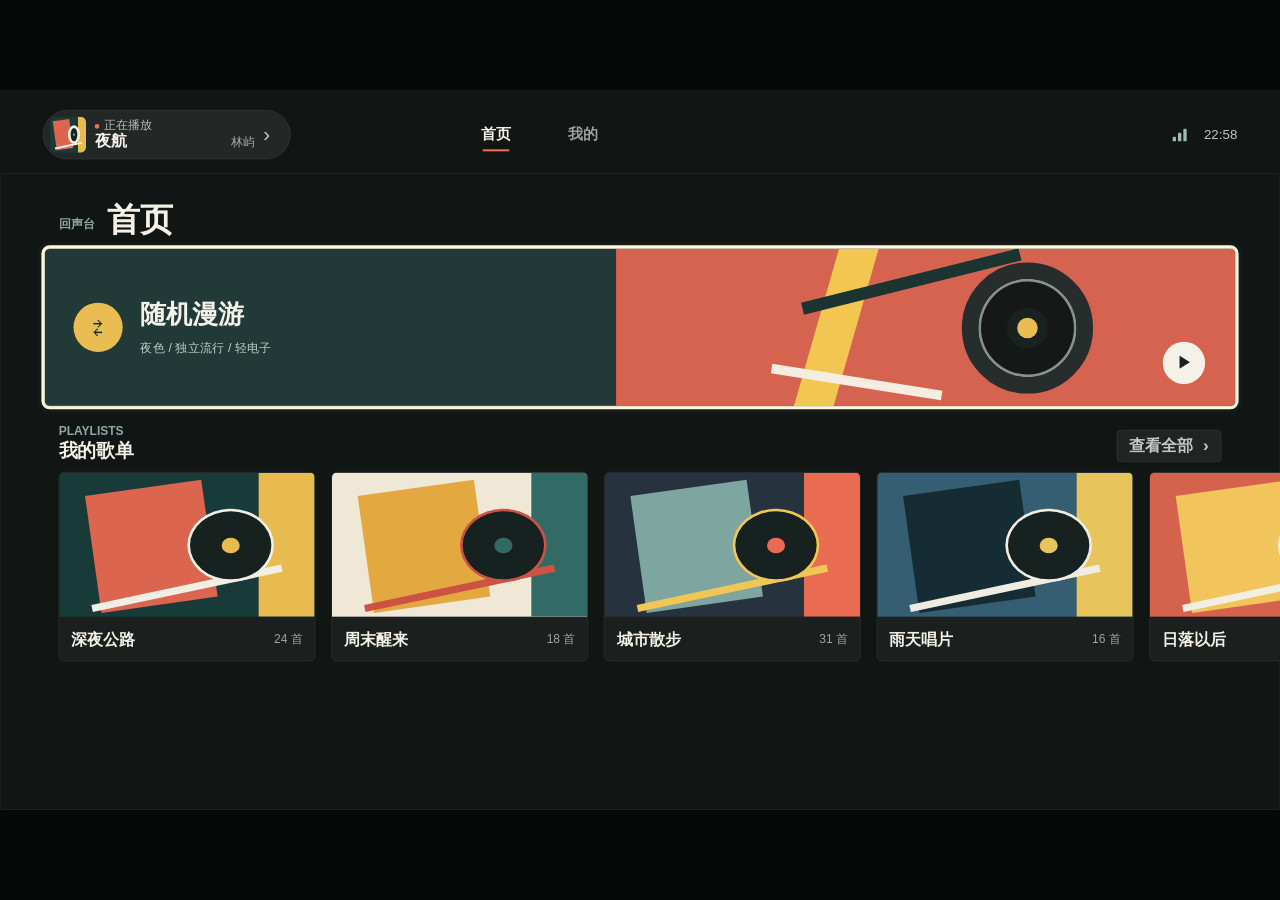
<file: .trellis/tasks/archive/2026-08/07-31-tv-music-client-v1-plan/research/ui-prototype/index.html>
<!doctype html>
<html lang="zh-CN">
<head>
  <meta charset="utf-8">
  <meta name="viewport" content="width=device-width, initial-scale=1">
  <title>&#x56DE;&#x58F0;&#x53F0; TV &#x539F;&#x578B;</title>
  <link rel="stylesheet" href="styles.css">
</head>
<body>
  <div id="scale-root">
    <main id="tv-app" aria-live="polite">
      <header class="tv-header" data-shell="standard">
        <button class="now-playing focusable" type="button" data-focusable data-action="open-default-player" aria-label="&#x8FD4;&#x56DE;&#x6B63;&#x5728;&#x64AD;&#x653E;">
          <span class="mini-cover cover-art art-night" aria-hidden="true">
            <span class="cover-axis"></span>
            <span class="cover-disc"></span>
          </span>
          <span class="now-playing-copy">
            <span class="now-playing-state"><span class="playing-dot"></span>&#x6B63;&#x5728;&#x64AD;&#x653E;</span>
            <strong data-current-title>&#x591C;&#x822A;</strong>
            <span data-current-artist>&#x6797;&#x5C7F;</span>
          </span>
          <span class="chevron" aria-hidden="true">&#8250;</span>
        </button>

        <nav class="primary-nav" aria-label="&#x4E00;&#x7EA7;&#x5BFC;&#x822A;">
          <button class="nav-item focusable" type="button" data-focusable data-route="home">&#x9996;&#x9875;</button>
          <button class="nav-item focusable" type="button" data-focusable data-route="my">&#x6211;&#x7684;</button>
        </nav>

        <div class="system-status" aria-label="&#x7CFB;&#x7EDF;&#x72B6;&#x6001;">
          <span class="network-mark" aria-hidden="true"><i></i><i></i><i></i></span>
          <time id="clock">20:48</time>
        </div>
      </header>

      <section class="page page-home" data-page="home" aria-labelledby="home-title">
        <div class="page-heading">
          <p class="eyebrow">&#x56DE;&#x58F0;&#x53F0;</p>
          <h1 id="home-title">&#x9996;&#x9875;</h1>
        </div>

        <button class="roam-entry focusable" type="button" data-focusable data-autofocus data-action="start-roam">
          <span class="roam-copy">
            <span class="roam-icon" aria-hidden="true">&#8644;</span>
            <span>
              <strong>&#x968F;&#x673A;&#x6F2B;&#x6E38;</strong>
              <small>&#x591C;&#x8272; / &#x72EC;&#x7ACB;&#x6D41;&#x884C; / &#x8F7B;&#x7535;&#x5B50;</small>
            </span>
          </span>
          <span class="roam-art" aria-hidden="true">
            <span class="roam-slab roam-slab-a"></span>
            <span class="roam-slab roam-slab-b"></span>
            <span class="roam-slab roam-slab-c"></span>
            <span class="roam-vinyl"></span>
          </span>
          <span class="round-action" aria-hidden="true">&#9654;</span>
        </button>

        <div class="section-heading playlist-heading">
          <div>
            <p class="eyebrow">PLAYLISTS</p>
            <h2>&#x6211;&#x7684;&#x6B4C;&#x5355;</h2>
          </div>
          <button class="text-command focusable" type="button" data-focusable data-route="playlists">&#x67E5;&#x770B;&#x5168;&#x90E8; <span aria-hidden="true">&#8250;</span></button>
        </div>

        <div class="home-rail" aria-label="&#x6B4C;&#x5355;&#x5FEB;&#x6377;&#x5165;&#x53E3;">
          <button class="playlist-card focusable" type="button" data-focusable data-route="playlist">
            <span class="cover-art art-night" aria-hidden="true"><span class="cover-axis"></span><span class="cover-disc"></span></span>
            <span class="card-copy"><strong>&#x6DF1;&#x591C;&#x516C;&#x8DEF;</strong><small>24 &#x9996;</small></span>
          </button>
          <button class="playlist-card focusable" type="button" data-focusable data-route="playlist">
            <span class="cover-art art-morning" aria-hidden="true"><span class="cover-axis"></span><span class="cover-disc"></span></span>
            <span class="card-copy"><strong>&#x5468;&#x672B;&#x9192;&#x6765;</strong><small>18 &#x9996;</small></span>
          </button>
          <button class="playlist-card focusable" type="button" data-focusable data-route="playlist">
            <span class="cover-art art-city" aria-hidden="true"><span class="cover-axis"></span><span class="cover-disc"></span></span>
            <span class="card-copy"><strong>&#x57CE;&#x5E02;&#x6563;&#x6B65;</strong><small>31 &#x9996;</small></span>
          </button>
          <button class="playlist-card focusable" type="button" data-focusable data-route="playlist">
            <span class="cover-art art-rain" aria-hidden="true"><span class="cover-axis"></span><span class="cover-disc"></span></span>
            <span class="card-copy"><strong>&#x96E8;&#x5929;&#x5531;&#x7247;</strong><small>16 &#x9996;</small></span>
          </button>
          <button class="playlist-card focusable" type="button" data-focusable data-route="playlist">
            <span class="cover-art art-sunset" aria-hidden="true"><span class="cover-axis"></span><span class="cover-disc"></span></span>
            <span class="card-copy"><strong>&#x65E5;&#x843D;&#x4EE5;&#x540E;</strong><small>22 &#x9996;</small></span>
          </button>
        </div>
      </section>

      <section class="page page-playlists" data-page="playlists" aria-labelledby="playlists-title" hidden>
        <button class="back-button focusable" type="button" data-focusable data-action="back" aria-label="&#x8FD4;&#x56DE;"><span aria-hidden="true">&#10094;</span></button>
        <div class="all-playlists-heading">
          <div><p class="eyebrow">PLAYLISTS</p><h1 id="playlists-title">&#x5168;&#x90E8;&#x6B4C;&#x5355;</h1></div>
          <span>8</span>
        </div>
        <div class="all-playlists-grid" aria-label="&#x5168;&#x90E8;&#x6B4C;&#x5355;">
          <button class="all-playlist-card focusable" type="button" data-focusable data-autofocus data-route="playlist"><span class="cover-art art-night" aria-hidden="true"><span class="cover-axis"></span><span class="cover-disc"></span></span><span class="card-copy"><strong>&#x6DF1;&#x591C;&#x516C;&#x8DEF;</strong><small>24 &#x9996;</small></span></button>
          <button class="all-playlist-card focusable" type="button" data-focusable data-route="playlist"><span class="cover-art art-morning" aria-hidden="true"><span class="cover-axis"></span><span class="cover-disc"></span></span><span class="card-copy"><strong>&#x5468;&#x672B;&#x9192;&#x6765;</strong><small>18 &#x9996;</small></span></button>
          <button class="all-playlist-card focusable" type="button" data-focusable data-route="playlist"><span class="cover-art art-city" aria-hidden="true"><span class="cover-axis"></span><span class="cover-disc"></span></span><span class="card-copy"><strong>&#x57CE;&#x5E02;&#x6563;&#x6B65;</strong><small>31 &#x9996;</small></span></button>
          <button class="all-playlist-card focusable" type="button" data-focusable data-route="playlist"><span class="cover-art art-rain" aria-hidden="true"><span class="cover-axis"></span><span class="cover-disc"></span></span><span class="card-copy"><strong>&#x96E8;&#x5929;&#x5531;&#x7247;</strong><small>16 &#x9996;</small></span></button>
          <button class="all-playlist-card focusable" type="button" data-focusable data-route="playlist"><span class="cover-art art-sunset" aria-hidden="true"><span class="cover-axis"></span><span class="cover-disc"></span></span><span class="card-copy"><strong>&#x65E5;&#x843D;&#x4EE5;&#x540E;</strong><small>22 &#x9996;</small></span></button>
          <button class="all-playlist-card focusable" type="button" data-focusable data-route="playlist"><span class="cover-art art-focus" aria-hidden="true"><span class="cover-axis"></span><span class="cover-disc"></span></span><span class="card-copy"><strong>&#x5B89;&#x9759;&#x5DE5;&#x4F5C;</strong><small>36 &#x9996;</small></span></button>
          <button class="all-playlist-card focusable" type="button" data-focusable data-route="playlist"><span class="cover-art art-sea" aria-hidden="true"><span class="cover-axis"></span><span class="cover-disc"></span></span><span class="card-copy"><strong>&#x53BB;&#x6D77;&#x8FB9;</strong><small>20 &#x9996;</small></span></button>
          <button class="all-playlist-card focusable" type="button" data-focusable data-route="playlist"><span class="cover-art art-loop" aria-hidden="true"><span class="cover-axis"></span><span class="cover-disc"></span></span><span class="card-copy"><strong>&#x5FAA;&#x73AF;&#x6536;&#x85CF;</strong><small>48 &#x9996;</small></span></button>
        </div>
      </section>

      <section class="page page-my" data-page="my" aria-labelledby="my-title" hidden>
        <div class="my-catalog-top">
          <div class="page-heading compact-heading"><p class="eyebrow">LIBRARY</p><h1 id="my-title">&#x6211;&#x7684;</h1></div>
          <div class="account-inline">
            <span class="avatar" aria-hidden="true">&#x6797;</span>
            <span class="account-copy"><strong>&#x6797;&#x821F;</strong><small><i></i>&#x5BB6;&#x5EAD; NAS &#xB7; &#x5728;&#x7EBF;</small></span>
          </div>
          <button class="quiet-action focusable" type="button" data-focusable data-route="login">&#x5207;&#x6362;&#x8D26;&#x53F7;</button>
          <button class="icon-text-action focusable" type="button" data-focusable data-route="settings"><span class="gear-icon" aria-hidden="true">&#9881;</span>&#x8BBE;&#x7F6E;</button>
        </div>

        <div class="my-shelves-viewport">
          <div class="my-shelves" data-active-shelf="0">
            <section class="my-shelf" data-shelf-index="0" aria-labelledby="artists-title">
              <div class="shelf-heading"><div><p class="eyebrow">ARTISTS</p><h2 id="artists-title">&#x827A;&#x4EBA;</h2></div><span>214</span></div>
              <div class="shelf-track artist-track">
                <button class="catalog-lockup artist-lockup focusable" type="button" data-focusable data-autofocus data-route="collection" data-collection-name="&#x6797;&#x5C7F;" data-collection-context="ARTIST" data-collection-meta="42 &#x9996;&#x6B4C;&#x66F2;"><span class="catalog-avatar tone-coral" aria-hidden="true">&#x6797;</span><span><strong>&#x6797;&#x5C7F;</strong><small>42 &#x9996;&#x6B4C;&#x66F2;</small></span></button>
                <button class="catalog-lockup artist-lockup focusable" type="button" data-focusable data-route="collection" data-collection-name="&#x65E0;&#x754C;&#x4E50;&#x961F;" data-collection-context="ARTIST" data-collection-meta="31 &#x9996;&#x6B4C;&#x66F2;"><span class="catalog-avatar tone-teal" aria-hidden="true">&#x754C;</span><span><strong>&#x65E0;&#x754C;&#x4E50;&#x961F;</strong><small>31 &#x9996;&#x6B4C;&#x66F2;</small></span></button>
                <button class="catalog-lockup artist-lockup focusable" type="button" data-focusable data-route="collection" data-collection-name="&#x8BB8;&#x9065;" data-collection-context="ARTIST" data-collection-meta="18 &#x9996;&#x6B4C;&#x66F2;"><span class="catalog-avatar tone-yellow" aria-hidden="true">&#x8BB8;</span><span><strong>&#x8BB8;&#x9065;</strong><small>18 &#x9996;&#x6B4C;&#x66F2;</small></span></button>
                <button class="catalog-lockup artist-lockup focusable" type="button" data-focusable data-route="collection" data-collection-name="&#x9648;&#x96FE;" data-collection-context="ARTIST" data-collection-meta="16 &#x9996;&#x6B4C;&#x66F2;"><span class="catalog-avatar tone-violet" aria-hidden="true">&#x9648;</span><span><strong>&#x9648;&#x96FE;</strong><small>16 &#x9996;&#x6B4C;&#x66F2;</small></span></button>
                <button class="catalog-lockup artist-lockup focusable" type="button" data-focusable data-route="collection" data-collection-name="&#x767D;&#x663C;&#x5267;&#x573A;" data-collection-context="ARTIST" data-collection-meta="14 &#x9996;&#x6B4C;&#x66F2;"><span class="catalog-avatar tone-coral" aria-hidden="true">&#x767D;</span><span><strong>&#x767D;&#x663C;&#x5267;&#x573A;</strong><small>14 &#x9996;&#x6B4C;&#x66F2;</small></span></button>
                <button class="catalog-lockup artist-lockup focusable" type="button" data-focusable data-route="collection" data-collection-name="&#x516D;&#x6708;&#x6E2F;" data-collection-context="ARTIST" data-collection-meta="12 &#x9996;&#x6B4C;&#x66F2;"><span class="catalog-avatar tone-teal" aria-hidden="true">&#x6E2F;</span><span><strong>&#x516D;&#x6708;&#x6E2F;</strong><small>12 &#x9996;&#x6B4C;&#x66F2;</small></span></button>
              </div>
            </section>

            <section class="my-shelf" data-shelf-index="1" aria-labelledby="albums-title">
              <div class="shelf-heading"><div><p class="eyebrow">ALBUMS</p><h2 id="albums-title">&#x4E13;&#x8F91;</h2></div><span>96</span></div>
              <div class="shelf-track album-track">
                <button class="catalog-lockup album-lockup focusable" type="button" data-focusable data-route="collection" data-collection-name="&#x516C;&#x8DEF;&#x5C3D;&#x5934;" data-collection-context="ALBUM / &#x6797;&#x5C7F;" data-collection-meta="12 &#x9996;&#x6B4C;&#x66F2;"><span class="cover-art art-night" aria-hidden="true"><span class="cover-axis"></span><span class="cover-disc"></span></span><span><strong>&#x516C;&#x8DEF;&#x5C3D;&#x5934;</strong><small>&#x6797;&#x5C7F;</small></span></button>
                <button class="catalog-lockup album-lockup focusable" type="button" data-focusable data-route="collection" data-collection-name="&#x4F4E;&#x7A7A;&#x98DE;&#x884C;" data-collection-context="ALBUM / &#x65E0;&#x754C;&#x4E50;&#x961F;" data-collection-meta="10 &#x9996;&#x6B4C;&#x66F2;"><span class="cover-art art-city" aria-hidden="true"><span class="cover-axis"></span><span class="cover-disc"></span></span><span><strong>&#x4F4E;&#x7A7A;&#x98DE;&#x884C;</strong><small>&#x65E0;&#x754C;&#x4E50;&#x961F;</small></span></button>
                <button class="catalog-lockup album-lockup focusable" type="button" data-focusable data-route="collection" data-collection-name="&#x8FDC;&#x5904;&#x6709;&#x5149;" data-collection-context="ALBUM / &#x8BB8;&#x9065;" data-collection-meta="11 &#x9996;&#x6B4C;&#x66F2;"><span class="cover-art art-sunset" aria-hidden="true"><span class="cover-axis"></span><span class="cover-disc"></span></span><span><strong>&#x8FDC;&#x5904;&#x6709;&#x5149;</strong><small>&#x8BB8;&#x9065;</small></span></button>
                <button class="catalog-lockup album-lockup focusable" type="button" data-focusable data-route="collection" data-collection-name="&#x672A;&#x5B8C;&#x8DEF;&#x7A0B;" data-collection-context="ALBUM / &#x767D;&#x663C;&#x5267;&#x573A;" data-collection-meta="9 &#x9996;&#x6B4C;&#x66F2;"><span class="cover-art art-rain" aria-hidden="true"><span class="cover-axis"></span><span class="cover-disc"></span></span><span><strong>&#x672A;&#x5B8C;&#x8DEF;&#x7A0B;</strong><small>&#x767D;&#x663C;&#x5267;&#x573A;</small></span></button>
                <button class="catalog-lockup album-lockup focusable" type="button" data-focusable data-route="collection" data-collection-name="&#x56DE;&#x58F0;&#x516C;&#x8DEF;" data-collection-context="ALBUM / &#x9648;&#x96FE;" data-collection-meta="8 &#x9996;&#x6B4C;&#x66F2;"><span class="cover-art art-focus" aria-hidden="true"><span class="cover-axis"></span><span class="cover-disc"></span></span><span><strong>&#x56DE;&#x58F0;&#x516C;&#x8DEF;</strong><small>&#x9648;&#x96FE;</small></span></button>
                <button class="catalog-lockup album-lockup focusable" type="button" data-focusable data-route="collection" data-collection-name="&#x6CBF;&#x6D77;&#x7EBF;" data-collection-context="ALBUM / &#x516D;&#x6708;&#x6E2F;" data-collection-meta="13 &#x9996;&#x6B4C;&#x66F2;"><span class="cover-art art-sea" aria-hidden="true"><span class="cover-axis"></span><span class="cover-disc"></span></span><span><strong>&#x6CBF;&#x6D77;&#x7EBF;</strong><small>&#x516D;&#x6708;&#x6E2F;</small></span></button>
              </div>
            </section>

            <section class="my-shelf" data-shelf-index="2" aria-labelledby="music-library-title">
              <div class="shelf-heading"><div><p class="eyebrow">MUSIC LIBRARY</p><h2 id="music-library-title">&#x97F3;&#x4E50;&#x5E93;</h2></div></div>
              <div class="shelf-track library-track">
                <button class="catalog-lockup library-lockup focusable" type="button" data-focusable data-route="collection" data-collection-name="&#x5168;&#x90E8;&#x6B4C;&#x66F2;" data-collection-context="MUSIC LIBRARY" data-collection-meta="1,286 &#x9996;&#x6B4C;&#x66F2;"><span class="library-mark mark-all" aria-hidden="true">&#9835;</span><span><strong>&#x5168;&#x90E8;&#x6B4C;&#x66F2;</strong><small>1,286 &#x9996;&#x6B4C;&#x66F2;</small></span></button>
                <article class="catalog-lockup library-lockup library-status" aria-label="&#x5BB6;&#x5EAD;&#x97F3;&#x4E50;&#x5E93; &#x5728;&#x7EBF;&#xFF0C;&#x521A;&#x521A;&#x66F4;&#x65B0;"><span class="library-mark mark-shared" aria-hidden="true">NAS</span><span><strong>&#x5BB6;&#x5EAD;&#x97F3;&#x4E50;&#x5E93;</strong><small><i class="library-status-dot"></i>&#x5728;&#x7EBF; &#xB7; &#x521A;&#x521A;&#x66F4;&#x65B0;</small></span></article>
                <article class="catalog-lockup library-lockup library-status is-unavailable" aria-label="&#x5907;&#x4EFD;&#x97F3;&#x4E50;&#x5E93; &#x4E0D;&#x53EF;&#x7528;&#xFF0C;&#x6628;&#x5929;&#x66F4;&#x65B0;"><span class="library-mark mark-backup" aria-hidden="true">BKP</span><span><strong>&#x5907;&#x4EFD;&#x97F3;&#x4E50;&#x5E93;</strong><small><i class="library-status-dot"></i>&#x4E0D;&#x53EF;&#x7528; &#xB7; &#x6628;&#x5929;&#x66F4;&#x65B0;</small></span></article>
                <article class="catalog-lockup library-lockup library-status" aria-label="&#x4E66;&#x623F;&#x97F3;&#x4E50;&#x5E93; &#x5728;&#x7EBF;&#xFF0C;2 &#x5C0F;&#x65F6;&#x524D;&#x66F4;&#x65B0;"><span class="library-mark mark-study" aria-hidden="true">LIB</span><span><strong>&#x4E66;&#x623F;&#x97F3;&#x4E50;&#x5E93;</strong><small><i class="library-status-dot"></i>&#x5728;&#x7EBF; &#xB7; 2 &#x5C0F;&#x65F6;&#x524D;&#x66F4;&#x65B0;</small></span></article>
              </div>
            </section>
          </div>
        </div>
      </section>

      <section class="page page-collection" data-page="collection" aria-labelledby="collection-title" hidden>
        <button class="back-button focusable" type="button" data-focusable data-action="back" aria-label="&#x8FD4;&#x56DE;"><span aria-hidden="true">&#10094;</span></button>
        <div class="playlist-hero collection-hero">
          <span class="hero-cover cover-art art-city" aria-hidden="true"><span class="cover-axis"></span><span class="cover-disc"></span><span class="cover-type">ECHO<br>LIBRARY</span></span>
          <div class="playlist-summary">
            <p class="eyebrow" data-collection-context-display>MUSIC LIBRARY</p>
            <h1 id="collection-title" data-collection-name-display>&#x5168;&#x90E8;&#x6B4C;&#x66F2;</h1>
            <p data-collection-meta-display>1,286 &#x9996;&#x6B4C;&#x66F2;</p>
            <button class="primary-button play-all focusable" type="button" data-focusable data-autofocus data-action="play-all"><span aria-hidden="true">&#9654;</span>&#x64AD;&#x653E;&#x5168;&#x90E8;</button>
          </div>
        </div>
        <div class="track-list" role="list" aria-label="&#x6B4C;&#x66F2;&#x5217;&#x8868;">
          <div class="track-list-head"><span>#</span><span>&#x6B4C;&#x66F2;</span><span>&#x6B4C;&#x624B;</span><span>&#x65F6;&#x957F;</span></div>
          <button class="track-row focusable is-current" type="button" data-focusable data-action="play-collection-track" data-track-index="0" role="listitem"><span class="track-index"><i></i><i></i><i></i></span><span><strong>&#x591C;&#x822A;</strong><small>&#x300A;&#x516C;&#x8DEF;&#x5C3D;&#x5934;&#x300B;</small></span><span>&#x6797;&#x5C7F;</span><time>04:08</time></button>
          <button class="track-row focusable" type="button" data-focusable data-action="play-collection-track" data-track-index="1" role="listitem"><span class="track-index">02</span><span><strong>&#x57CE;&#x5E02;&#x80CC;&#x9762;</strong><small>&#x300A;&#x4F4E;&#x7A7A;&#x98DE;&#x884C;&#x300B;</small></span><span>&#x65E0;&#x754C;&#x4E50;&#x961F;</span><time>03:46</time></button>
          <button class="track-row focusable" type="button" data-focusable data-action="play-collection-track" data-track-index="2" role="listitem"><span class="track-index">03</span><span><strong>&#x6A59;&#x8272;&#x8DEF;&#x6807;</strong><small>&#x300A;&#x8FDC;&#x5904;&#x6709;&#x5149;&#x300B;</small></span><span>&#x8BB8;&#x9065;</span><time>03:17</time></button>
          <button class="track-row focusable" type="button" data-focusable data-action="play-collection-track" data-track-index="3" role="listitem"><span class="track-index">04</span><span><strong>&#x51CC;&#x6668;&#x51FA;&#x53E3;</strong><small>&#x300A;&#x672A;&#x5B8C;&#x8DEF;&#x7A0B;&#x300B;</small></span><span>&#x767D;&#x663C;&#x5267;&#x573A;</span><time>04:15</time></button>
          <button class="track-row focusable" type="button" data-focusable data-action="play-collection-track" data-track-index="4" role="listitem"><span class="track-index">05</span><span><strong>&#x6162;&#x8F66;&#x9053;</strong><small>&#x300A;&#x56DE;&#x58F0;&#x516C;&#x8DEF;&#x300B;</small></span><span>&#x9648;&#x96FE;</span><time>03:51</time></button>
        </div>
      </section>

      <section class="page page-login" data-page="login" aria-labelledby="login-title" hidden>
        <button class="back-button focusable" type="button" data-focusable data-action="back" aria-label="&#x8FD4;&#x56DE;"><span aria-hidden="true">&#10094;</span></button>
        <div class="login-brand" aria-hidden="true">
          <span class="brand-mark"><i></i><i></i><i></i></span>
          <strong>&#x56DE;&#x58F0;&#x53F0;</strong>
        </div>
        <form class="login-form" id="login-form">
          <p class="eyebrow">FAMILY MUSIC LIBRARY</p>
          <h1 id="login-title">&#x767B;&#x5F55;</h1>
          <label for="server-input">NAS &#x5730;&#x5740;</label>
          <div class="server-field">
            <input class="tv-input focusable" id="server-input" name="server" type="text" inputmode="url" value="10.0.0.115:5666/music/" autocomplete="url" spellcheck="false" aria-describedby="server-security-notice" data-focusable data-autofocus>
            <button class="server-history focusable" type="button" data-focusable data-action="use-recent-server" aria-label="&#x4F7F;&#x7528;&#x6700;&#x8FD1;&#x7684; NAS &#x5730;&#x5740;" title="&#x6700;&#x8FD1;&#x4F7F;&#x7528;"><span aria-hidden="true">&#x21BA;</span></button>
          </div>
          <p class="server-security-notice" id="server-security-notice" data-server-security-notice role="status"><span aria-hidden="true">!</span>&#x5C40;&#x57DF;&#x7F51; HTTP &#x8FDE;&#x63A5;&#x672A;&#x52A0;&#x5BC6;</p>
          <label for="account-input">&#x8D26;&#x53F7;</label>
          <input class="tv-input focusable" id="account-input" name="account" type="text" value="linzhou" autocomplete="username" data-focusable>
          <label for="password-input">&#x5BC6;&#x7801;</label>
          <div class="password-field">
            <input class="tv-input focusable" id="password-input" name="password" type="password" autocomplete="current-password" data-focusable>
            <button class="password-toggle focusable" type="button" data-focusable data-action="toggle-password" aria-label="&#x663E;&#x793A;&#x5BC6;&#x7801;" aria-pressed="false"><span class="eye-glyph" aria-hidden="true">&#x1F441;</span></button>
          </div>
          <div class="login-options" role="group" aria-label="&#x767B;&#x5F55;&#x9009;&#x9879;">
            <button class="login-toggle focusable is-checked" type="button" data-focusable data-action="toggle-keep-login" role="checkbox" aria-checked="true">
              <span class="toggle-mark" aria-hidden="true">&#10003;</span>
              <span><strong>&#x4FDD;&#x6301;&#x767B;&#x5F55;</strong><small>&#x4EC5;&#x4FDD;&#x5B58;&#x52A0;&#x5BC6;&#x4EE4;&#x724C;&#xFF0C;&#x4E0D;&#x4FDD;&#x5B58;&#x5BC6;&#x7801;</small></span>
            </button>
            <button class="login-toggle focusable" type="button" data-focusable data-action="toggle-https" role="checkbox" aria-checked="false">
              <span class="toggle-mark" aria-hidden="true">&#10003;</span>
              <span><strong>HTTPS &#x5B89;&#x5168;&#x8FDE;&#x63A5;</strong><small>&#x5173;&#x95ED;&#x65F6;&#x5141;&#x8BB8;&#x5C40;&#x57DF;&#x7F51; HTTP</small></span>
            </button>
          </div>
          <p class="form-feedback" id="form-feedback" role="status">&#x8BF7;&#x586B;&#x5199; NAS &#x5730;&#x5740;&#x3001;&#x8D26;&#x53F7;&#x548C;&#x5BC6;&#x7801;</p>
          <button class="primary-button login-submit focusable" type="submit" data-focusable><span aria-hidden="true">&#8594;</span> &#x767B;&#x5F55;</button>
        </form>
        <div class="login-art" aria-hidden="true">
          <span class="login-frame frame-one"></span>
          <span class="login-frame frame-two"></span>
          <span class="login-record"></span>
          <span class="login-needle"></span>
          <span class="login-caption">ECHO ROOM / 08</span>
        </div>
        <div class="server-history-backdrop" data-server-history-dialog hidden>
          <div class="server-history-dialog-panel" role="dialog" aria-modal="true" aria-labelledby="server-history-title" aria-describedby="server-history-copy">
            <p class="eyebrow">LOCAL HISTORY</p>
            <h2 id="server-history-title">&#x6700;&#x8FD1;&#x670D;&#x52A1;&#x5668;</h2>
            <p id="server-history-copy">&#x4EC5;&#x663E;&#x793A;&#x672C;&#x673A;&#x5DF2;&#x4F7F;&#x7528;&#x7684; NAS &#x5730;&#x5740;</p>
            <div class="server-history-list" role="listbox" aria-label="&#x6700;&#x8FD1;&#x670D;&#x52A1;&#x5668;">
              <button class="server-history-option focusable" type="button" data-focusable data-action="select-recent-server" data-recent-server="http://10.0.0.115:5666/music/" role="option" aria-selected="true"><span><strong>10.0.0.115:5666/music/</strong><small>HTTP &#xB7; &#x6700;&#x8FD1;&#x4F7F;&#x7528;</small></span><span class="recent-server-mark" aria-hidden="true">&#10003;</span></button>
              <button class="server-history-option focusable" type="button" data-focusable data-action="select-recent-server" data-recent-server="https://192.168.1.42:5666/music/" role="option" aria-selected="false"><span><strong>192.168.1.42:5666/music/</strong><small>HTTPS &#xB7; &#x5BB6;&#x5EAD; NAS</small></span><span class="recent-server-mark" aria-hidden="true">&#10003;</span></button>
            </div>
            <button class="server-history-cancel dialog-button focusable" type="button" data-focusable data-action="cancel-server-history">&#x53D6;&#x6D88;</button>
          </div>
        </div>
      </section>

      <section class="page page-playlist" data-page="playlist" aria-labelledby="playlist-title" hidden>
        <button class="back-button focusable" type="button" data-focusable data-action="back" aria-label="&#x8FD4;&#x56DE;"><span aria-hidden="true">&#10094;</span></button>
        <div class="playlist-hero">
          <span class="hero-cover cover-art art-night" aria-hidden="true"><span class="cover-axis"></span><span class="cover-disc"></span><span class="cover-type">NIGHT<br>DRIVE</span></span>
          <div class="playlist-summary">
            <p class="eyebrow">PLAYLIST / &#x6797;&#x821F;</p>
            <h1 id="playlist-title">&#x6DF1;&#x591C;&#x516C;&#x8DEF;</h1>
            <p>24 &#x9996; &#xB7; 1 &#x5C0F;&#x65F6; 42 &#x5206;</p>
            <button class="primary-button play-all focusable" type="button" data-focusable data-autofocus data-action="play-all"><span aria-hidden="true">&#9654;</span>&#x64AD;&#x653E;&#x5168;&#x90E8;</button>
          </div>
        </div>

        <div class="track-list" role="list" aria-label="&#x6B4C;&#x66F2;&#x5217;&#x8868;">
          <div class="track-list-head"><span>#</span><span>&#x6B4C;&#x66F2;</span><span>&#x6B4C;&#x624B;</span><span>&#x65F6;&#x957F;</span></div>
          <button class="track-row focusable is-current" type="button" data-focusable data-action="play-track" data-title="&#x591C;&#x822A;" data-artist="&#x6797;&#x5C7F;" data-duration="248" role="listitem">
            <span class="track-index"><i></i><i></i><i></i></span><span><strong>&#x591C;&#x822A;</strong><small>&#x300A;&#x516C;&#x8DEF;&#x5C3D;&#x5934;&#x300B;</small></span><span>&#x6797;&#x5C7F;</span><time>04:08</time>
          </button>
          <button class="track-row focusable" type="button" data-focusable data-action="play-track" data-title="&#x57CE;&#x5E02;&#x80CC;&#x9762;" data-artist="&#x65E0;&#x754C;&#x4E50;&#x961F;" data-duration="226" role="listitem">
            <span class="track-index">02</span><span><strong>&#x57CE;&#x5E02;&#x80CC;&#x9762;</strong><small>&#x300A;&#x4F4E;&#x7A7A;&#x98DE;&#x884C;&#x300B;</small></span><span>&#x65E0;&#x754C;&#x4E50;&#x961F;</span><time>03:46</time>
          </button>
          <button class="track-row focusable" type="button" data-focusable data-action="play-track" data-title="&#x6A59;&#x8272;&#x8DEF;&#x6807;" data-artist="&#x8BB8;&#x9065;" data-duration="197" role="listitem">
            <span class="track-index">03</span><span><strong>&#x6A59;&#x8272;&#x8DEF;&#x6807;</strong><small>&#x300A;&#x8FDC;&#x5904;&#x6709;&#x5149;&#x300B;</small></span><span>&#x8BB8;&#x9065;</span><time>03:17</time>
          </button>
          <button class="track-row focusable" type="button" data-focusable data-action="play-track" data-title="&#x51CC;&#x6668;&#x51FA;&#x53E3;" data-artist="&#x767D;&#x663C;&#x5267;&#x573A;" data-duration="255" role="listitem">
            <span class="track-index">04</span><span><strong>&#x51CC;&#x6668;&#x51FA;&#x53E3;</strong><small>&#x300A;&#x672A;&#x5B8C;&#x8DEF;&#x7A0B;&#x300B;</small></span><span>&#x767D;&#x663C;&#x5267;&#x573A;</span><time>04:15</time>
          </button>
          <button class="track-row focusable" type="button" data-focusable data-action="play-track" data-title="&#x6162;&#x8F66;&#x9053;" data-artist="&#x9648;&#x96FE;" data-duration="231" role="listitem">
            <span class="track-index">05</span><span><strong>&#x6162;&#x8F66;&#x9053;</strong><small>&#x300A;&#x56DE;&#x58F0;&#x516C;&#x8DEF;&#x300B;</small></span><span>&#x9648;&#x96FE;</span><time>03:51</time>
          </button>
          <button class="track-row focusable" type="button" data-focusable data-action="play-track" data-title="&#x8FDC;&#x706F;" data-artist="&#x516D;&#x6708;&#x6E2F;" data-duration="219" role="listitem">
            <span class="track-index">06</span><span><strong>&#x8FDC;&#x706F;</strong><small>&#x300A;&#x6CBF;&#x6D77;&#x7EBF;&#x300B;</small></span><span>&#x516D;&#x6708;&#x6E2F;</span><time>03:39</time>
          </button>
        </div>
      </section>

      <section class="page page-settings" data-page="settings" aria-labelledby="settings-title" hidden>
        <button class="back-button focusable" type="button" data-focusable data-action="back" aria-label="&#x8FD4;&#x56DE;"><span aria-hidden="true">&#10094;</span></button>
        <div class="settings-wrap">
          <p class="eyebrow">PREFERENCES</p>
          <h1 id="settings-title">&#x8BBE;&#x7F6E;</h1>
          <div class="settings-row">
            <div class="setting-label"><strong>&#x9ED8;&#x8BA4;&#x64AD;&#x653E;&#x754C;&#x9762;</strong><small>&#x64AD;&#x653E;</small></div>
            <div class="segmented-control" role="radiogroup" aria-label="&#x9ED8;&#x8BA4;&#x64AD;&#x653E;&#x754C;&#x9762;">
              <button class="segment focusable" type="button" data-focusable data-autofocus data-player-choice="cover" role="radio" aria-checked="true">
                <span class="segment-preview preview-cover" aria-hidden="true"><i></i><b></b></span>
                <span><strong>&#x5C01;&#x9762;&#x6A21;&#x5F0F;</strong><small>&#x6807;&#x51C6;</small></span>
                <span class="check-mark" aria-hidden="true">&#10003;</span>
              </button>
              <button class="segment focusable" type="button" data-focusable data-player-choice="poster" role="radio" aria-checked="false">
                <span class="segment-preview preview-poster" aria-hidden="true"><i></i><b></b></span>
                <span><strong>&#x5927;&#x6D77;&#x62A5;&#x6A21;&#x5F0F;</strong><small>&#x6C89;&#x6D78;</small></span>
                <span class="check-mark" aria-hidden="true">&#10003;</span>
              </button>
            </div>
          </div>
          <div class="settings-row cache-settings-row">
            <div class="setting-label"><strong>&#x97F3;&#x9891; + &#x56FE;&#x7247;&#x7F13;&#x5B58;&#x4E0A;&#x9650;</strong><small>75/25 &#xB7; &#x8D44;&#x6599;&#x7D22;&#x5F15;&#x6700;&#x591A;&#x53E6;&#x5360; 32 MB</small></div>
            <div class="cache-setting-content">
              <div class="cache-size-control" role="radiogroup" aria-label="&#x97F3;&#x9891;&#x548C;&#x56FE;&#x7247;&#x7F13;&#x5B58;&#x4E0A;&#x9650;">
                <button class="cache-option focusable" type="button" data-focusable data-cache-choice="128" role="radio" aria-checked="false"><strong>128</strong><small>MB</small><span aria-hidden="true">&#10003;</span></button>
                <button class="cache-option focusable" type="button" data-focusable data-cache-choice="256" role="radio" aria-checked="false"><strong>256</strong><small>MB</small><span aria-hidden="true">&#10003;</span></button>
                <button class="cache-option focusable" type="button" data-focusable data-cache-choice="512" role="radio" aria-checked="true"><strong>512</strong><small>MB</small><span aria-hidden="true">&#10003;</span></button>
                <button class="cache-option focusable" type="button" data-focusable data-cache-choice="1024" role="radio" aria-checked="false"><strong>1024</strong><small>MB</small><span aria-hidden="true">&#10003;</span></button>
              </div>
              <div class="cache-usage-row">
                <div class="cache-meter" role="progressbar" aria-label="&#x7F13;&#x5B58;&#x5DF2;&#x4F7F;&#x7528;" aria-valuemin="0" aria-valuemax="512" aria-valuenow="286"><span data-cache-progress></span></div>
                <span class="cache-usage-copy">&#x5DF2;&#x7528; <strong data-cache-usage>286 MB</strong> / <span data-cache-limit>512 MB</span></span>
                <button class="cache-clear focusable" type="button" data-focusable data-action="clear-cache"><span aria-hidden="true">&#10005;</span>&#x6E05;&#x9664;&#x7F13;&#x5B58;</button>
              </div>
              <p class="cache-release-note" data-cache-limit-note role="status" hidden>&#x65B0;&#x989D;&#x5EA6;&#x5DF2;&#x4FDD;&#x5B58;&#xFF0C;&#x5C06;&#x5728;&#x5B89;&#x5168;&#x65F6;&#x70B9;&#x5E94;&#x7528;</p>
              <p class="cache-release-note" data-cache-release-note role="status" hidden>&#x5F53;&#x524D;&#x64AD;&#x653E;&#x5360;&#x7528; <strong data-active-cache-usage>18 MB</strong>&#xFF0C;&#x5C06;&#x5728;&#x6B4C;&#x66F2;&#x7ED3;&#x675F;&#x540E;&#x91CA;&#x653E;</p>
            </div>
          </div>
        </div>
        <div class="cache-dialog-backdrop" data-cache-dialog hidden>
          <div class="cache-dialog-panel" role="dialog" aria-modal="true" aria-labelledby="cache-dialog-title" aria-describedby="cache-dialog-copy">
            <p class="eyebrow">CACHE</p>
            <h2 id="cache-dialog-title">&#x6E05;&#x9664;&#x7F13;&#x5B58;&#xFF1F;</h2>
            <p id="cache-dialog-copy" data-cache-dialog-copy>&#x672A;&#x4F7F;&#x7528;&#x7684;&#x7F13;&#x5B58;&#x5C06;&#x7ACB;&#x5373;&#x5220;&#x9664;&#x3002;&#x5F53;&#x524D;&#x64AD;&#x653E;&#x5360;&#x7528;&#x4F1A;&#x5728;&#x6B4C;&#x66F2;&#x7ED3;&#x675F;&#x540E;&#x91CA;&#x653E;&#x3002;</p>
            <div class="cache-dialog-actions">
              <button class="dialog-button focusable" type="button" data-focusable data-action="cancel-clear-cache">&#x53D6;&#x6D88;</button>
              <button class="dialog-button dialog-confirm focusable" type="button" data-focusable data-action="confirm-clear-cache">&#x786E;&#x8BA4;&#x6E05;&#x9664;</button>
            </div>
          </div>
        </div>
      </section>

      <section class="page page-player" data-page="player" aria-labelledby="player-title" hidden>
        <button class="player-back focusable" type="button" data-focusable data-action="back" aria-label="&#x8FD4;&#x56DE;"><span aria-hidden="true">&#10094;</span></button>

        <div class="player-layout">
          <div class="player-visual" aria-label="&#x4E13;&#x8F91;&#x5C01;&#x9762;">
            <div class="player-cover cover-art art-night">
              <span class="cover-axis"></span>
              <span class="cover-disc"></span>
              <span class="cover-type">NIGHT<br>DRIVE</span>
              <span class="cover-number">ECHO / 08</span>
            </div>
          </div>

          <div class="player-copy">
            <div class="player-track-meta">
              <p class="eyebrow" data-player-context>PLAYLIST / &#x6DF1;&#x591C;&#x516C;&#x8DEF;</p>
              <h1 id="player-title" data-current-title>&#x591C;&#x822A;</h1>
              <p data-current-artist>&#x6797;&#x5C7F;</p>
            </div>
            <div class="lyrics" aria-label="&#x540C;&#x6B65;&#x6B4C;&#x8BCD;">
              <div class="lyric-line" data-lyric-at="0"><strong>&#x6CBF;&#x7740;&#x6CA1;&#x6709;&#x540D;&#x5B57;&#x7684;&#x516C;&#x8DEF;</strong><small>We follow the road without a name</small></div>
              <div class="lyric-line" data-lyric-at="28"><strong>&#x57CE;&#x5E02;&#x5728;&#x8EAB;&#x540E;&#x53D8;&#x6210;&#x4E00;&#x6761;&#x7EBF;</strong><small>The city fades into a silver line</small></div>
              <div class="lyric-line" data-lyric-at="61"><strong>&#x8DEF;&#x706F;&#x8FFD;&#x7740;&#x8F66;&#x7A97;&#x5411;&#x540E;&#x9000;</strong><small>Streetlights slip behind the glass</small></div>
              <div class="lyric-line" data-lyric-at="94"><strong>&#x4F60;&#x8BF4;&#x4ECA;&#x665A;&#x4E0D;&#x8981;&#x95EE;&#x7EC8;&#x70B9;</strong><small>You said, do not ask where this ends</small></div>
              <div class="lyric-line" data-lyric-at="128"><strong>&#x6CBF;&#x7740;&#x6CA1;&#x6709;&#x540D;&#x5B57;&#x7684;&#x516C;&#x8DEF;&#xFF0C;&#x6211;&#x4EEC;&#x628A;&#x57CE;&#x5E02;&#x7684;&#x706F;&#x706B;&#x7559;&#x5728;&#x8EAB;&#x540E;&#xFF0C;&#x76F4;&#x5230;&#x6D77;&#x9762;&#x6CDB;&#x8D77;&#x6E05;&#x6668;&#x7684;&#x7B2C;&#x4E00;&#x9053;&#x5149;</strong><small>We follow the road without a name, leaving the city's lights behind until the first morning light reaches the sea</small></div>
              <div class="lyric-line" data-lyric-at="172"><strong>&#x5929;&#x4EAE;&#x4EE5;&#x524D; &#x7EE7;&#x7EED;&#x5411;&#x524D;</strong><small>Keep moving until morning arrives</small></div>
            </div>
          </div>
        </div>

        <div class="player-controls">
          <div class="progress-row">
            <time data-elapsed>02:14</time>
            <div class="progress-track focusable" tabindex="0" data-focusable role="slider" aria-label="&#x64AD;&#x653E;&#x8FDB;&#x5EA6;" aria-valuemin="0" aria-valuemax="248" aria-valuenow="134" aria-valuetext="02:14 / 04:08"><span data-progress></span><i data-progress-knob></i></div>
            <time data-total>04:08</time>
          </div>
          <div class="transport">
            <button class="control-button focusable" type="button" data-focusable data-action="previous" aria-label="&#x4E0A;&#x4E00;&#x9996;"><span aria-hidden="true">&#9664;&#9664;</span></button>
            <button class="control-button control-play focusable" type="button" data-focusable data-autofocus data-action="toggle-play" aria-label="&#x6682;&#x505C;"><span data-play-icon aria-hidden="true">&#10074;&#10074;</span></button>
            <button class="control-button focusable" type="button" data-focusable data-action="next" aria-label="&#x4E0B;&#x4E00;&#x9996;"><span aria-hidden="true">&#9654;&#9654;</span></button>
            <button class="roam-exit focusable" type="button" data-focusable data-action="exit-roam" hidden><span aria-hidden="true">&#10005;</span>&#x9000;&#x51FA;&#x6F2B;&#x6E38;</button>
          </div>
        </div>
      </section>

      <div class="home-exit-state" data-home-exit-state role="status" aria-live="polite" hidden>
        <div>
          <p class="eyebrow">PLAYBACK CONTINUES</p>
          <strong>&#x5DF2;&#x9000;&#x51FA;&#x754C;&#x9762;</strong>
          <span>&#x64AD;&#x653E;&#x7EE7;&#x7EED;</span>
        </div>
      </div>
      <div class="login-exit-state" data-login-exit-state role="status" aria-live="polite" hidden>
        <div>
          <p class="eyebrow">LOGIN CLOSED</p>
          <strong>&#x5DF2;&#x9000;&#x51FA;&#x767B;&#x5F55;&#x754C;&#x9762;</strong>
          <span>&#x767B;&#x5F55;&#x4FE1;&#x606F;&#x672A;&#x63D0;&#x4EA4;</span>
        </div>
      </div>
    </main>
  </div>
  <script src="app.js"></script>
</body>
</html>
</file>
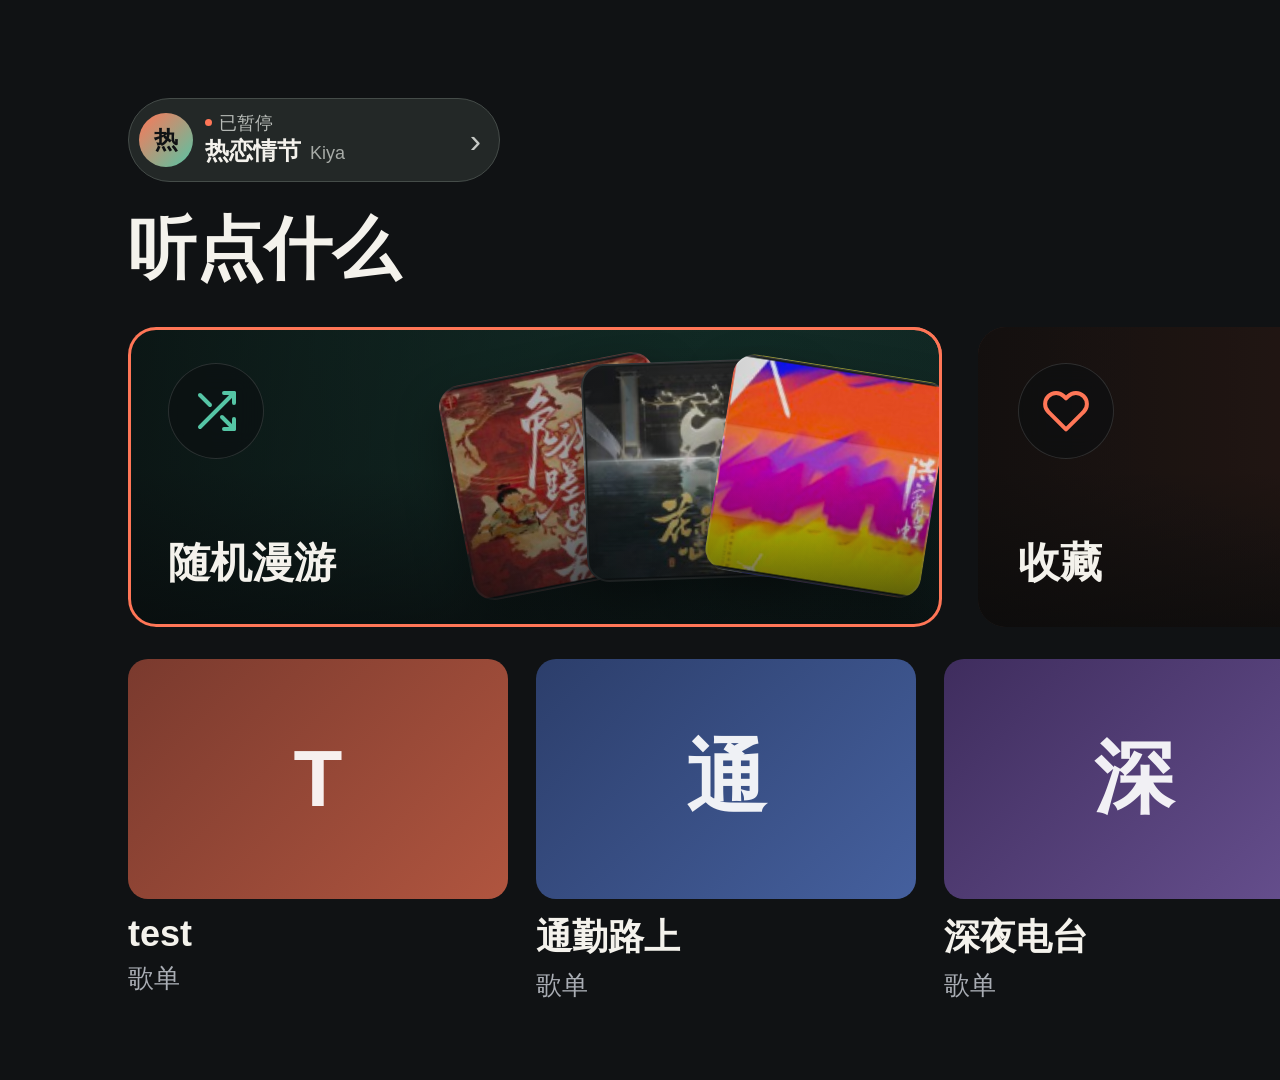
<file: docs/ui-redesign/mockup-a-home-dynamic.html>
<!doctype html>
<html lang="zh-CN">
<head>
<meta charset="utf-8">
<title>设计稿 A · 首页动态封面版</title>
<style>
  * { box-sizing: border-box; margin: 0; padding: 0; }
  html, body { width: 1920px; height: 1080px; background: #101214; overflow: hidden; }
  body { font-family: -apple-system, "SF Pro Display", "PingFang SC", "Hiragino Sans GB", "Noto Sans CJK SC", "Microsoft YaHei", sans-serif; color: #F4F2EC; -webkit-font-smoothing: antialiased; }
  .screen { width: 1920px; height: 1080px; padding: 76px 128px; display: flex; flex-direction: column; }

  /* 顶栏 */
  .topbar { display: flex; justify-content: space-between; align-items: center; height: 128px; flex: none; }
  .pill { width: 372px; height: 84px; border-radius: 999px; background: #232827; border: 1px solid #454C49; display: flex; align-items: center; padding: 10px 18px 10px 10px; }
  .pill-cover { width: 54px; height: 54px; border-radius: 50%; flex: none; background: linear-gradient(135deg, #FF7657, #55C5A5); display: flex; align-items: center; justify-content: center; font-size: 24px; font-weight: 700; color: #101214; }
  .pill-text { flex: 1; min-width: 0; margin: 0 12px; display: flex; flex-direction: column; gap: 3px; }
  .pill-status { display: flex; align-items: center; gap: 7px; font-size: 18px; color: #B7BBB7; line-height: 1; }
  .pill-dot { width: 7px; height: 7px; border-radius: 50%; background: #FF7657; }
  .pill-track { display: flex; align-items: baseline; gap: 9px; }
  .pill-title { font-size: 24px; font-weight: 700; color: #F4F2EC; white-space: nowrap; overflow: hidden; text-overflow: ellipsis; }
  .pill-artist { font-size: 18px; color: #A7ABA7; white-space: nowrap; overflow: hidden; text-overflow: ellipsis; }
  .pill-chevron { font-size: 34px; color: #C6C9C5; line-height: 1; }

  /* 分段胶囊导航 */
  .seg { display: flex; gap: 6px; padding: 6px; background: #171A1E; border: 1px solid #2B3134; border-radius: 999px; }
  .seg-item { height: 84px; display: flex; align-items: center; padding: 0 34px; border-radius: 999px; font-size: 42px; line-height: 1; }
  .seg-on { background: #FF7657; color: #101214; font-weight: 700; }
  .seg-off { color: #A9ADB4; }
  .seg-focus { box-shadow: inset 0 0 0 3px #FF7657; color: #F4F2EC; }

  /* 页面标题 */
  .page-title { font-size: 68px; font-weight: 700; margin: 0 0 32px; flex: none; }

  /* 特色入口 */
  .features { display: flex; gap: 36px; flex: none; }
  .feature { flex: 1; height: 300px; border-radius: 28px; position: relative; display: flex; align-items: flex-end; padding: 36px 40px; overflow: hidden; isolation: isolate; }
  .feature::after { content: ""; position: absolute; inset: 0; z-index: 1; background: linear-gradient(90deg, rgba(8,12,13,.76) 0%, rgba(8,12,13,.38) 42%, rgba(8,12,13,.06) 78%), linear-gradient(0deg, rgba(8,12,13,.72) 0%, transparent 52%); }
  .glyph { position: absolute; z-index: 3; top: 36px; left: 40px; width: 96px; height: 96px; border-radius: 50%; background: rgba(12,16,17,.62); border: 1px solid rgba(255,255,255,.13); backdrop-filter: blur(14px); display: flex; align-items: center; justify-content: center; }
  .glyph svg { width: 48px; height: 48px; }
  .flabel { position: relative; z-index: 3; font-size: 42px; font-weight: 600; }
  .roam { background: linear-gradient(135deg, #16382F, #102421); }
  .roam .glyph { color: #55C5A5; }
  .roam-deck { position: absolute; z-index: 0; width: 510px; height: 270px; right: 2px; top: 14px; }
  .deck-cover { position: absolute; width: 218px; height: 218px; top: 26px; border-radius: 22px; background-size: cover; background-position: center; border: 2px solid rgba(255,255,255,.16); box-shadow: 0 24px 48px rgba(0,0,0,.46); }
  .deck-one { left: 24px; transform: rotate(-11deg); background-image: url("assets/cover-rabbit.png"); }
  .deck-two { left: 154px; top: 20px; transform: rotate(-2deg); background-image: url("assets/cover-moon.png"); }
  .deck-three { left: 288px; transform: rotate(9deg); background-image: url("assets/cover-rainbow.png"); }
  .fav { background: #2B1F1C; }
  .fav .glyph { color: #FF7657; }
  .fav-shelf { position: absolute; z-index: 0; width: 510px; height: 270px; right: 2px; top: 14px; filter: saturate(.90) contrast(1.04); }
  .fav-shelf::before { content: ""; position: absolute; width: 390px; height: 210px; right: 22px; top: 30px; background: radial-gradient(circle, rgba(255,118,87,.22), transparent 70%); filter: blur(18px); }
  .fav-cover { position: absolute; width: 218px; height: 218px; border-radius: 22px; background-size: cover; background-position: center; border: 2px solid rgba(255,255,255,.16); box-shadow: 0 24px 48px rgba(0,0,0,.46); }
  .fav-one { z-index: 1; left: 58px; top: 38px; transform: rotate(-6deg); background-image: url("assets/cover-waiting.png"); }
  .fav-two { z-index: 3; left: 172px; top: 18px; background-image: url("assets/cover-qingming.png"); }
  .fav-three { z-index: 2; left: 286px; top: 38px; transform: rotate(6deg); background-image: url("assets/cover-moon.png"); }
  .fav::before { content: ""; position: absolute; z-index: 2; inset: 0; background: rgba(255,118,87,.13); mix-blend-mode: color; pointer-events: none; }
  .focused { box-shadow: inset 0 0 0 3px #FF7657; }
  .feature.focused::before { content: ""; position: absolute; z-index: 5; inset: 0; border: 3px solid #FF7657; border-radius: 28px; pointer-events: none; }

  /* 歌单行 */
  .playlists { display: flex; gap: 28px; margin-top: 32px; }
  .pl { width: 380px; }
  .pl-cover { height: 240px; border-radius: 20px; display: flex; align-items: center; justify-content: center; font-size: 80px; font-weight: 700; color: rgba(255,255,255,.92); }
  .c1 { background: linear-gradient(135deg, #7A3A2E, #B0553F); }
  .c2 { background: linear-gradient(135deg, #2C3E6B, #45609E); }
  .c3 { background: linear-gradient(135deg, #3F2D5E, #67508F); }
  .c4 { background: #171A1E; border: 1px dashed #343A3F; }
  .pl-name { font-size: 36px; font-weight: 600; margin-top: 14px; }
  .pl-sub { font-size: 26px; color: #A9ADB4; margin-top: 6px; }
</style>
</head>
<body>
<div class="screen">
  <div class="topbar">
    <div class="pill">
      <div class="pill-cover">热</div>
      <div class="pill-text">
        <div class="pill-status"><span class="pill-dot"></span>已暂停</div>
        <div class="pill-track"><span class="pill-title">热恋情节</span><span class="pill-artist">Kiya</span></div>
      </div>
      <div class="pill-chevron">›</div>
    </div>
    <div class="seg">
      <div class="seg-item seg-on">首页</div>
      <div class="seg-item seg-off">我的</div>
    </div>
  </div>

  <h1 class="page-title">听点什么</h1>

  <div class="features">
    <div class="feature roam focused">
      <div class="roam-deck" aria-hidden="true">
        <div class="deck-cover deck-one"></div>
        <div class="deck-cover deck-two"></div>
        <div class="deck-cover deck-three"></div>
      </div>
      <div class="glyph">
        <svg viewBox="0 0 24 24" fill="none" stroke="currentColor" stroke-width="2" stroke-linecap="round" stroke-linejoin="round"><path d="M16 3h5v5"/><path d="M4 20L21 3"/><path d="M21 16v5h-5"/><path d="M15 15l6 6"/><path d="M4 4l5 5"/></svg>
      </div>
      <div class="flabel">随机漫游</div>
    </div>
    <div class="feature fav">
      <div class="fav-shelf" aria-hidden="true">
        <div class="fav-cover fav-one"></div>
        <div class="fav-cover fav-two"></div>
        <div class="fav-cover fav-three"></div>
      </div>
      <div class="glyph">
        <svg viewBox="0 0 24 24" fill="none" stroke="currentColor" stroke-width="2" stroke-linecap="round" stroke-linejoin="round"><path d="M20.84 4.61a5.5 5.5 0 0 0-7.78 0L12 5.67l-1.06-1.06a5.5 5.5 0 0 0-7.78 7.78l1.06 1.06L12 21.23l7.78-7.78 1.06-1.06a5.5 5.5 0 0 0 0-7.78z"/></svg>
      </div>
      <div class="flabel">收藏</div>
    </div>
  </div>

  <div class="playlists">
    <div class="pl">
      <div class="pl-cover c1">T</div>
      <div class="pl-name">test</div>
      <div class="pl-sub">歌单</div>
    </div>
    <div class="pl">
      <div class="pl-cover c2">通</div>
      <div class="pl-name">通勤路上</div>
      <div class="pl-sub">歌单</div>
    </div>
    <div class="pl">
      <div class="pl-cover c3">深</div>
      <div class="pl-name">深夜电台</div>
      <div class="pl-sub">歌单</div>
    </div>
    <div class="pl">
      <div class="pl-cover c4">
        <svg viewBox="0 0 24 24" width="56" height="56" fill="none" stroke="#6B7276" stroke-width="2"><rect x="3" y="3" width="7" height="7" rx="1.5"/><rect x="14" y="3" width="7" height="7" rx="1.5"/><rect x="3" y="14" width="7" height="7" rx="1.5"/><rect x="14" y="14" width="7" height="7" rx="1.5"/></svg>
      </div>
      <div class="pl-name">全部歌单</div>
      <div class="pl-sub">浏览全部</div>
    </div>
  </div>
</div>
</body>
</html>
</file>
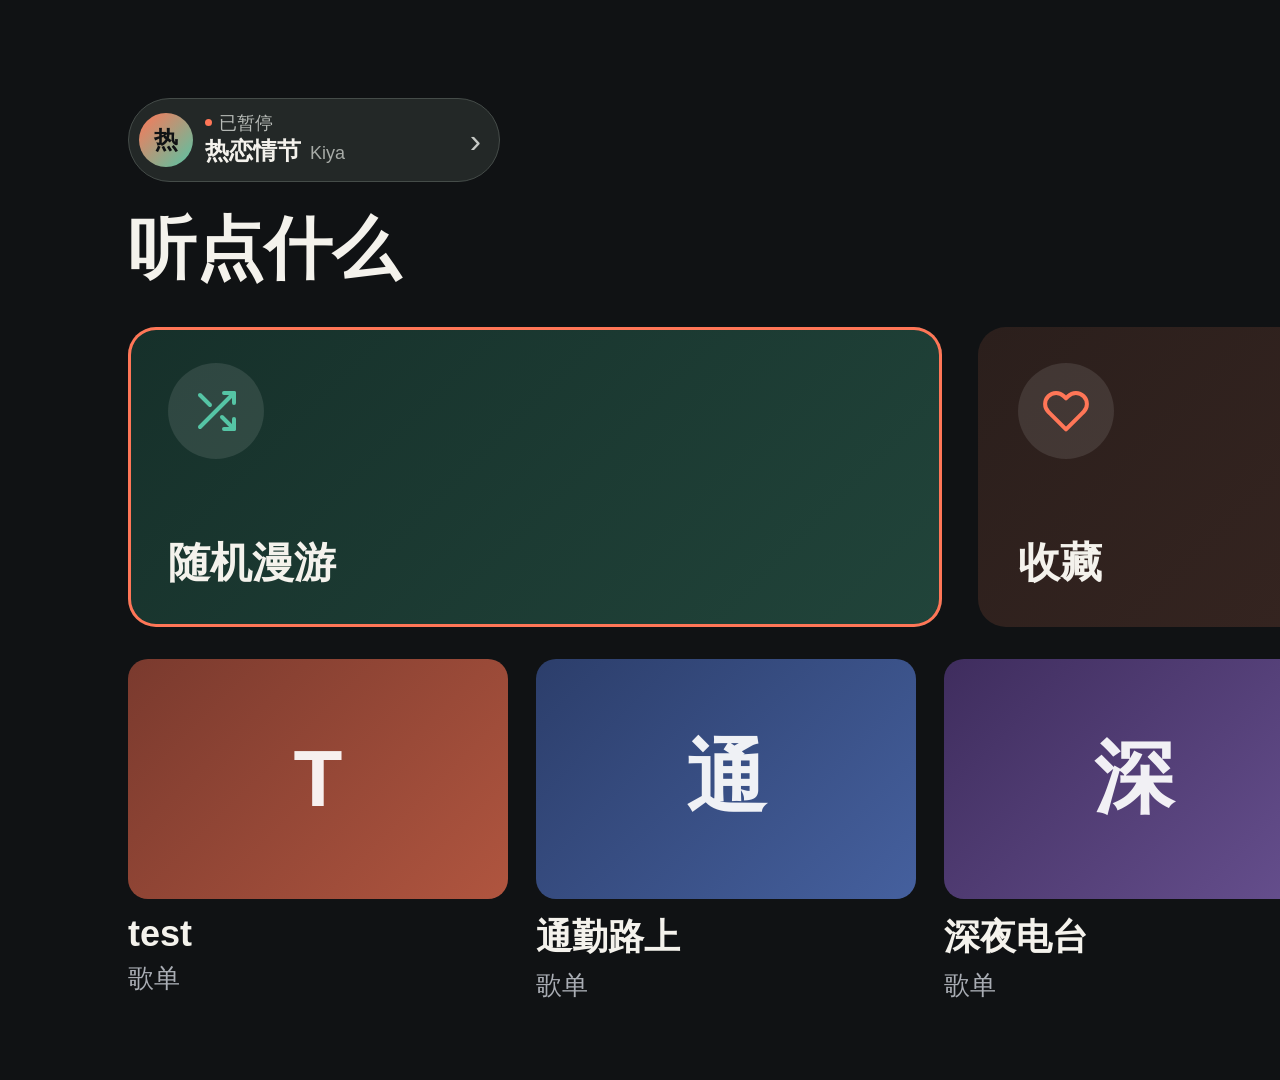
<file: docs/ui-redesign/mockup-a-home.html>
<!doctype html>
<html lang="zh-CN">
<head>
<meta charset="utf-8">
<title>设计稿 A · 首页</title>
<style>
  * { box-sizing: border-box; margin: 0; padding: 0; }
  html, body { width: 1920px; height: 1080px; background: #101214; overflow: hidden; }
  body { font-family: -apple-system, "SF Pro Display", "PingFang SC", "Hiragino Sans GB", "Noto Sans CJK SC", "Microsoft YaHei", sans-serif; color: #F4F2EC; -webkit-font-smoothing: antialiased; }
  .screen { width: 1920px; height: 1080px; padding: 76px 128px; display: flex; flex-direction: column; }

  /* 顶栏 */
  .topbar { display: flex; justify-content: space-between; align-items: center; height: 128px; flex: none; }
  .pill { width: 372px; height: 84px; border-radius: 999px; background: #232827; border: 1px solid #454C49; display: flex; align-items: center; padding: 10px 18px 10px 10px; }
  .pill-cover { width: 54px; height: 54px; border-radius: 50%; flex: none; background: linear-gradient(135deg, #FF7657, #55C5A5); display: flex; align-items: center; justify-content: center; font-size: 24px; font-weight: 700; color: #101214; }
  .pill-text { flex: 1; min-width: 0; margin: 0 12px; display: flex; flex-direction: column; gap: 3px; }
  .pill-status { display: flex; align-items: center; gap: 7px; font-size: 18px; color: #B7BBB7; line-height: 1; }
  .pill-dot { width: 7px; height: 7px; border-radius: 50%; background: #FF7657; }
  .pill-track { display: flex; align-items: baseline; gap: 9px; }
  .pill-title { font-size: 24px; font-weight: 700; color: #F4F2EC; white-space: nowrap; overflow: hidden; text-overflow: ellipsis; }
  .pill-artist { font-size: 18px; color: #A7ABA7; white-space: nowrap; overflow: hidden; text-overflow: ellipsis; }
  .pill-chevron { font-size: 34px; color: #C6C9C5; line-height: 1; }

  /* 分段胶囊导航 */
  .seg { display: flex; gap: 6px; padding: 6px; background: #171A1E; border: 1px solid #2B3134; border-radius: 999px; }
  .seg-item { height: 84px; display: flex; align-items: center; padding: 0 34px; border-radius: 999px; font-size: 42px; line-height: 1; }
  .seg-on { background: #FF7657; color: #101214; font-weight: 700; }
  .seg-off { color: #A9ADB4; }
  .seg-focus { box-shadow: inset 0 0 0 3px #FF7657; color: #F4F2EC; }

  /* 页面标题 */
  .page-title { font-size: 68px; font-weight: 700; margin: 0 0 32px; flex: none; }

  /* 特色入口 */
  .features { display: flex; gap: 36px; flex: none; }
  .feature { flex: 1; height: 300px; border-radius: 28px; position: relative; display: flex; align-items: flex-end; padding: 36px 40px; }
  .glyph { position: absolute; top: 36px; left: 40px; width: 96px; height: 96px; border-radius: 50%; background: rgba(255,255,255,.10); display: flex; align-items: center; justify-content: center; }
  .glyph svg { width: 48px; height: 48px; }
  .flabel { font-size: 42px; font-weight: 600; }
  .roam { background: linear-gradient(135deg, #16302A, #21443A); }
  .roam .glyph { color: #55C5A5; }
  .fav { background: linear-gradient(135deg, #2B1F1C, #3C2823); }
  .fav .glyph { color: #FF7657; }
  .focused { box-shadow: inset 0 0 0 3px #FF7657; }

  /* 歌单行 */
  .playlists { display: flex; gap: 28px; margin-top: 32px; }
  .pl { width: 380px; }
  .pl-cover { height: 240px; border-radius: 20px; display: flex; align-items: center; justify-content: center; font-size: 80px; font-weight: 700; color: rgba(255,255,255,.92); }
  .c1 { background: linear-gradient(135deg, #7A3A2E, #B0553F); }
  .c2 { background: linear-gradient(135deg, #2C3E6B, #45609E); }
  .c3 { background: linear-gradient(135deg, #3F2D5E, #67508F); }
  .c4 { background: #171A1E; border: 1px dashed #343A3F; }
  .pl-name { font-size: 36px; font-weight: 600; margin-top: 14px; }
  .pl-sub { font-size: 26px; color: #A9ADB4; margin-top: 6px; }
</style>
</head>
<body>
<div class="screen">
  <div class="topbar">
    <div class="pill">
      <div class="pill-cover">热</div>
      <div class="pill-text">
        <div class="pill-status"><span class="pill-dot"></span>已暂停</div>
        <div class="pill-track"><span class="pill-title">热恋情节</span><span class="pill-artist">Kiya</span></div>
      </div>
      <div class="pill-chevron">›</div>
    </div>
    <div class="seg">
      <div class="seg-item seg-on">首页</div>
      <div class="seg-item seg-off seg-focus">我的</div>
    </div>
  </div>

  <h1 class="page-title">听点什么</h1>

  <div class="features">
    <div class="feature roam focused">
      <div class="glyph">
        <svg viewBox="0 0 24 24" fill="none" stroke="currentColor" stroke-width="2" stroke-linecap="round" stroke-linejoin="round"><path d="M16 3h5v5"/><path d="M4 20L21 3"/><path d="M21 16v5h-5"/><path d="M15 15l6 6"/><path d="M4 4l5 5"/></svg>
      </div>
      <div class="flabel">随机漫游</div>
    </div>
    <div class="feature fav">
      <div class="glyph">
        <svg viewBox="0 0 24 24" fill="none" stroke="currentColor" stroke-width="2" stroke-linecap="round" stroke-linejoin="round"><path d="M20.84 4.61a5.5 5.5 0 0 0-7.78 0L12 5.67l-1.06-1.06a5.5 5.5 0 0 0-7.78 7.78l1.06 1.06L12 21.23l7.78-7.78 1.06-1.06a5.5 5.5 0 0 0 0-7.78z"/></svg>
      </div>
      <div class="flabel">收藏</div>
    </div>
  </div>

  <div class="playlists">
    <div class="pl">
      <div class="pl-cover c1">T</div>
      <div class="pl-name">test</div>
      <div class="pl-sub">歌单</div>
    </div>
    <div class="pl">
      <div class="pl-cover c2">通</div>
      <div class="pl-name">通勤路上</div>
      <div class="pl-sub">歌单</div>
    </div>
    <div class="pl">
      <div class="pl-cover c3">深</div>
      <div class="pl-name">深夜电台</div>
      <div class="pl-sub">歌单</div>
    </div>
    <div class="pl">
      <div class="pl-cover c4">
        <svg viewBox="0 0 24 24" width="56" height="56" fill="none" stroke="#6B7276" stroke-width="2"><rect x="3" y="3" width="7" height="7" rx="1.5"/><rect x="14" y="3" width="7" height="7" rx="1.5"/><rect x="3" y="14" width="7" height="7" rx="1.5"/><rect x="14" y="14" width="7" height="7" rx="1.5"/></svg>
      </div>
      <div class="pl-name">全部歌单</div>
      <div class="pl-sub">浏览全部</div>
    </div>
  </div>
</div>
</body>
</html>
</file>
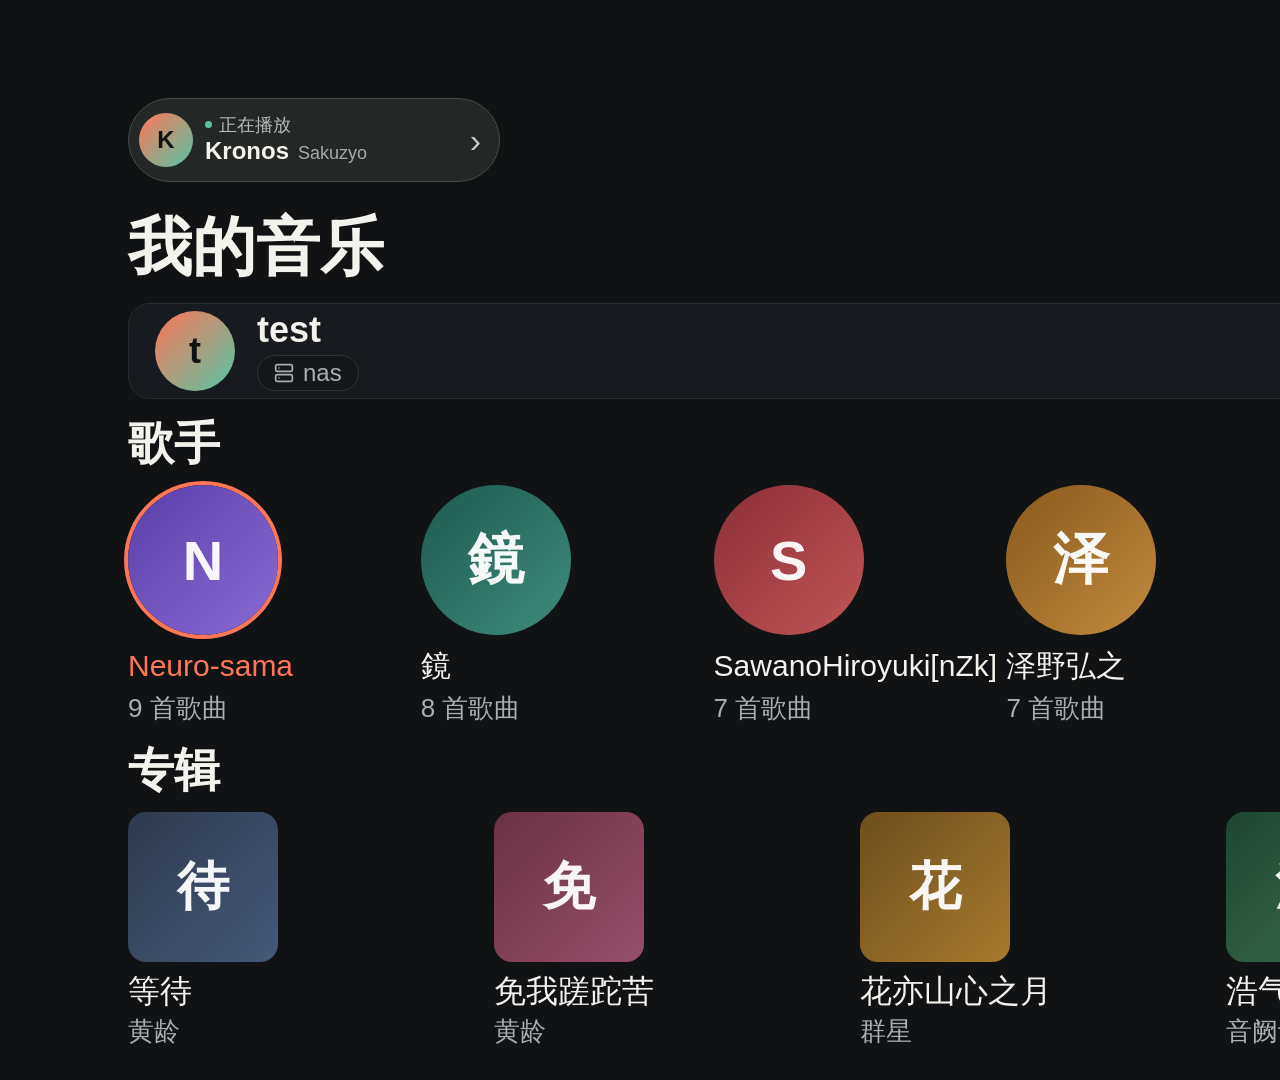
<file: docs/ui-redesign/mockup-a-my.html>
<!doctype html>
<html lang="zh-CN">
<head>
<meta charset="utf-8">
<title>设计稿 A · 我的</title>
<style>
  * { box-sizing: border-box; margin: 0; padding: 0; }
  html, body { width: 1920px; height: 1080px; background: #101214; overflow: hidden; }
  body { font-family: -apple-system, "SF Pro Display", "PingFang SC", "Hiragino Sans GB", "Noto Sans CJK SC", "Microsoft YaHei", sans-serif; color: #F4F2EC; -webkit-font-smoothing: antialiased; }
  .screen { width: 1920px; height: 1080px; padding: 76px 128px; display: flex; flex-direction: column; }

  .topbar { display: flex; justify-content: space-between; align-items: center; height: 128px; flex: none; }
  .pill { width: 372px; height: 84px; border-radius: 999px; background: #232827; border: 1px solid #454C49; display: flex; align-items: center; padding: 10px 18px 10px 10px; }
  .pill-cover { width: 54px; height: 54px; border-radius: 50%; flex: none; background: linear-gradient(135deg, #FF7657, #55C5A5); display: flex; align-items: center; justify-content: center; font-size: 24px; font-weight: 700; color: #101214; }
  .pill-text { flex: 1; min-width: 0; margin: 0 12px; display: flex; flex-direction: column; gap: 3px; }
  .pill-status { display: flex; align-items: center; gap: 7px; font-size: 18px; color: #B7BBB7; line-height: 1; }
  .pill-dot { width: 7px; height: 7px; border-radius: 50%; background: #55C5A5; }
  .pill-track { display: flex; align-items: baseline; gap: 9px; }
  .pill-title { font-size: 24px; font-weight: 700; color: #F4F2EC; white-space: nowrap; overflow: hidden; text-overflow: ellipsis; }
  .pill-artist { font-size: 18px; color: #A7ABA7; white-space: nowrap; overflow: hidden; text-overflow: ellipsis; }
  .pill-chevron { font-size: 34px; color: #C6C9C5; line-height: 1; }

  .seg { display: flex; gap: 6px; padding: 6px; background: #171A1E; border: 1px solid #2B3134; border-radius: 999px; }
  .seg-item { height: 84px; display: flex; align-items: center; padding: 0 34px; border-radius: 999px; font-size: 42px; line-height: 1; }
  .seg-on { background: #FF7657; color: #101214; font-weight: 700; }
  .seg-off { color: #A9ADB4; }

  .page-title { font-size: 64px; font-weight: 700; margin: 0 0 12px; flex: none; }

  /* 资料条：头像 + 用户名 + 服务器徽章 + 幽灵操作 */
  .strip { height: 96px; flex: none; background: #171A1E; border: 1px solid #262C30; border-radius: 22px; display: flex; align-items: center; padding: 0 26px; }
  .avatar { width: 80px; height: 80px; border-radius: 50%; flex: none; background: linear-gradient(135deg, #FF7657, #55C5A5); display: flex; align-items: center; justify-content: center; font-size: 36px; font-weight: 700; color: #101214; }
  .idcol { margin-left: 22px; display: flex; flex-direction: column; gap: 7px; }
  .uname { font-size: 36px; font-weight: 600; line-height: 1; }
  .chip { display: inline-flex; align-items: center; gap: 9px; padding: 5px 16px; border: 1px solid #2E3538; border-radius: 999px; background: #14181B; color: #A9ADB4; font-size: 24px; line-height: 1; width: fit-content; }
  .chip svg { width: 20px; height: 20px; }
  .spacer { flex: 1; }
  .ghost { height: 56px; display: flex; align-items: center; gap: 11px; padding: 0 24px; border-radius: 999px; border: 1.5px solid #343A3F; color: #D7DAD7; font-size: 28px; line-height: 1; }
  .ghost + .ghost { margin-left: 14px; }
  .ghost svg { width: 22px; height: 22px; }
  .ghost-focus { border-color: #FF7657; color: #FF7657; box-shadow: 0 0 22px rgba(255,118,87,.35); }

  /* 分组 */
  .band { flex: none; margin-top: 14px; }
  .band-title { font-size: 46px; font-weight: 600; }
  .band-row { display: flex; justify-content: space-between; margin-top: 10px; }
  .artist { width: 200px; }
  .artist-ava { width: 150px; height: 150px; border-radius: 50%; display: flex; align-items: center; justify-content: center; font-size: 56px; font-weight: 700; color: rgba(255,255,255,.95); }
  .artist-name { font-size: 30px; line-height: 1.25; margin-top: 12px; }
  .artist-count { font-size: 26px; color: #A9ADB4; margin-top: 6px; }
  .g1 { background: linear-gradient(135deg, #5A3FA8, #8A6BD6); }
  .g2 { background: linear-gradient(135deg, #1E5A50, #3E8C7C); }
  .g3 { background: linear-gradient(135deg, #8C2F3A, #C05555); }
  .g4 { background: linear-gradient(135deg, #8A5A1E, #C08A3E); }
  .g5 { background: linear-gradient(135deg, #A83A6B, #D06A9A); }
  .g6 { background: linear-gradient(135deg, #28506E, #3F7BA0); }
  .ava-focused { box-shadow: 0 0 0 4px #FF7657; }
  .name-focused { color: #FF7657; }

  .album { width: 200px; }
  .album-cover { width: 150px; height: 150px; border-radius: 18px; display: flex; align-items: center; justify-content: center; font-size: 52px; font-weight: 700; color: rgba(255,255,255,.95); }
  .album-name { font-size: 32px; line-height: 1.2; margin-top: 10px; }
  .album-artist { font-size: 26px; color: #A9ADB4; margin-top: 4px; }
  .a1 { background: linear-gradient(135deg, #2E3A4C, #46597A); }
  .a2 { background: linear-gradient(135deg, #6B3144, #96506A); }
  .a3 { background: linear-gradient(135deg, #6E4E1E, #A87A2E); }
  .a4 { background: linear-gradient(135deg, #1E4632, #3A6E4C); }
  .a5 { background: linear-gradient(135deg, #2A2A5E, #4C4C8E); }
</style>
</head>
<body>
<div class="screen">
  <div class="topbar">
    <div class="pill">
      <div class="pill-cover">K</div>
      <div class="pill-text">
        <div class="pill-status"><span class="pill-dot"></span>正在播放</div>
        <div class="pill-track"><span class="pill-title">Kronos</span><span class="pill-artist">Sakuzyo</span></div>
      </div>
      <div class="pill-chevron">›</div>
    </div>
    <div class="seg">
      <div class="seg-item seg-off">首页</div>
      <div class="seg-item seg-on">我的</div>
    </div>
  </div>

  <h1 class="page-title">我的音乐</h1>

  <div class="strip">
    <div class="avatar">t</div>
    <div class="idcol">
      <div class="uname">test</div>
      <div class="chip">
        <svg viewBox="0 0 24 24" fill="none" stroke="currentColor" stroke-width="2" stroke-linecap="round" stroke-linejoin="round"><rect x="2" y="2" width="20" height="8" rx="2"/><rect x="2" y="14" width="20" height="8" rx="2"/><line x1="6" y1="6" x2="6.01" y2="6"/><line x1="6" y1="18" x2="6.01" y2="18"/></svg>
        <span>nas</span>
      </div>
    </div>
    <div class="spacer"></div>
    <div class="ghost">
      <svg viewBox="0 0 24 24" fill="none" stroke="currentColor" stroke-width="2" stroke-linecap="round" stroke-linejoin="round"><circle cx="12" cy="12" r="3"/><path d="M19.4 15a1.65 1.65 0 0 0 .33 1.82l.06.06a2 2 0 0 1 0 2.83 2 2 0 0 1-2.83 0l-.06-.06a1.65 1.65 0 0 0-1.82-.33 1.65 1.65 0 0 0-1 1.51V21a2 2 0 0 1-2 2 2 2 0 0 1-2-2v-.09A1.65 1.65 0 0 0 9 19.4a1.65 1.65 0 0 0-1.82.33l-.06.06a2 2 0 0 1-2.83 0 2 2 0 0 1 0-2.83l.06-.06a1.65 1.65 0 0 0 .33-1.82 1.65 1.65 0 0 0-1.51-1H3a2 2 0 0 1-2-2 2 2 0 0 1 2-2h.09A1.65 1.65 0 0 0 4.6 9a1.65 1.65 0 0 0-.33-1.82l-.06-.06a2 2 0 0 1 0-2.83 2 2 0 0 1 2.83 0l.06.06a1.65 1.65 0 0 0 1.82.33H9a1.65 1.65 0 0 0 1-1.51V3a2 2 0 0 1 2-2 2 2 0 0 1 2 2v.09a1.65 1.65 0 0 0 1 1.51 1.65 1.65 0 0 0 1.82-.33l.06-.06a2 2 0 0 1 2.83 0 2 2 0 0 1 0 2.83l-.06.06a1.65 1.65 0 0 0-.33 1.82V9a1.65 1.65 0 0 0 1.51 1H21a2 2 0 0 1 2 2 2 2 0 0 1-2 2h-.09a1.65 1.65 0 0 0-1.51 1z"/></svg>
      <span>设置</span>
    </div>
    <div class="ghost ghost-focus">
      <svg viewBox="0 0 24 24" fill="none" stroke="currentColor" stroke-width="2" stroke-linecap="round" stroke-linejoin="round"><polyline points="17 1 21 5 17 9"/><path d="M3 11V9a4 4 0 0 1 4-4h14"/><polyline points="7 23 3 19 7 15"/><path d="M21 13v2a4 4 0 0 1-4 4H3"/></svg>
      <span>切换账号</span>
    </div>
  </div>

  <div class="band">
    <div class="band-title">歌手</div>
    <div class="band-row">
      <div class="artist">
        <div class="artist-ava g1 ava-focused">N</div>
        <div class="artist-name name-focused">Neuro-sama</div>
        <div class="artist-count">9 首歌曲</div>
      </div>
      <div class="artist">
        <div class="artist-ava g2">鏡</div>
        <div class="artist-name">鏡</div>
        <div class="artist-count">8 首歌曲</div>
      </div>
      <div class="artist">
        <div class="artist-ava g3">S</div>
        <div class="artist-name">SawanoHiroyuki[nZk]</div>
        <div class="artist-count">7 首歌曲</div>
      </div>
      <div class="artist">
        <div class="artist-ava g4">泽</div>
        <div class="artist-name">泽野弘之</div>
        <div class="artist-count">7 首歌曲</div>
      </div>
      <div class="artist">
        <div class="artist-ava g5">M</div>
        <div class="artist-name">MYTH &amp; ROID</div>
        <div class="artist-count">6 首歌曲</div>
      </div>
      <div class="artist">
        <div class="artist-ava g6">M</div>
        <div class="artist-name">MYUKKE.</div>
        <div class="artist-count">6 首歌曲</div>
      </div>
    </div>
  </div>

  <div class="band">
    <div class="band-title">专辑</div>
    <div class="band-row">
      <div class="album">
        <div class="album-cover a1">待</div>
        <div class="album-name">等待</div>
        <div class="album-artist">黄龄</div>
      </div>
      <div class="album">
        <div class="album-cover a2">免</div>
        <div class="album-name">免我蹉跎苦</div>
        <div class="album-artist">黄龄</div>
      </div>
      <div class="album">
        <div class="album-cover a3">花</div>
        <div class="album-name">花亦山心之月</div>
        <div class="album-artist">群星</div>
      </div>
      <div class="album">
        <div class="album-cover a4">浩</div>
        <div class="album-name">浩气如虹</div>
        <div class="album-artist">音阙诗听</div>
      </div>
      <div class="album">
        <div class="album-cover a5">清</div>
        <div class="album-name">清明</div>
        <div class="album-artist">音阙诗听</div>
      </div>
    </div>
  </div>
</div>
</body>
</html>
</file>
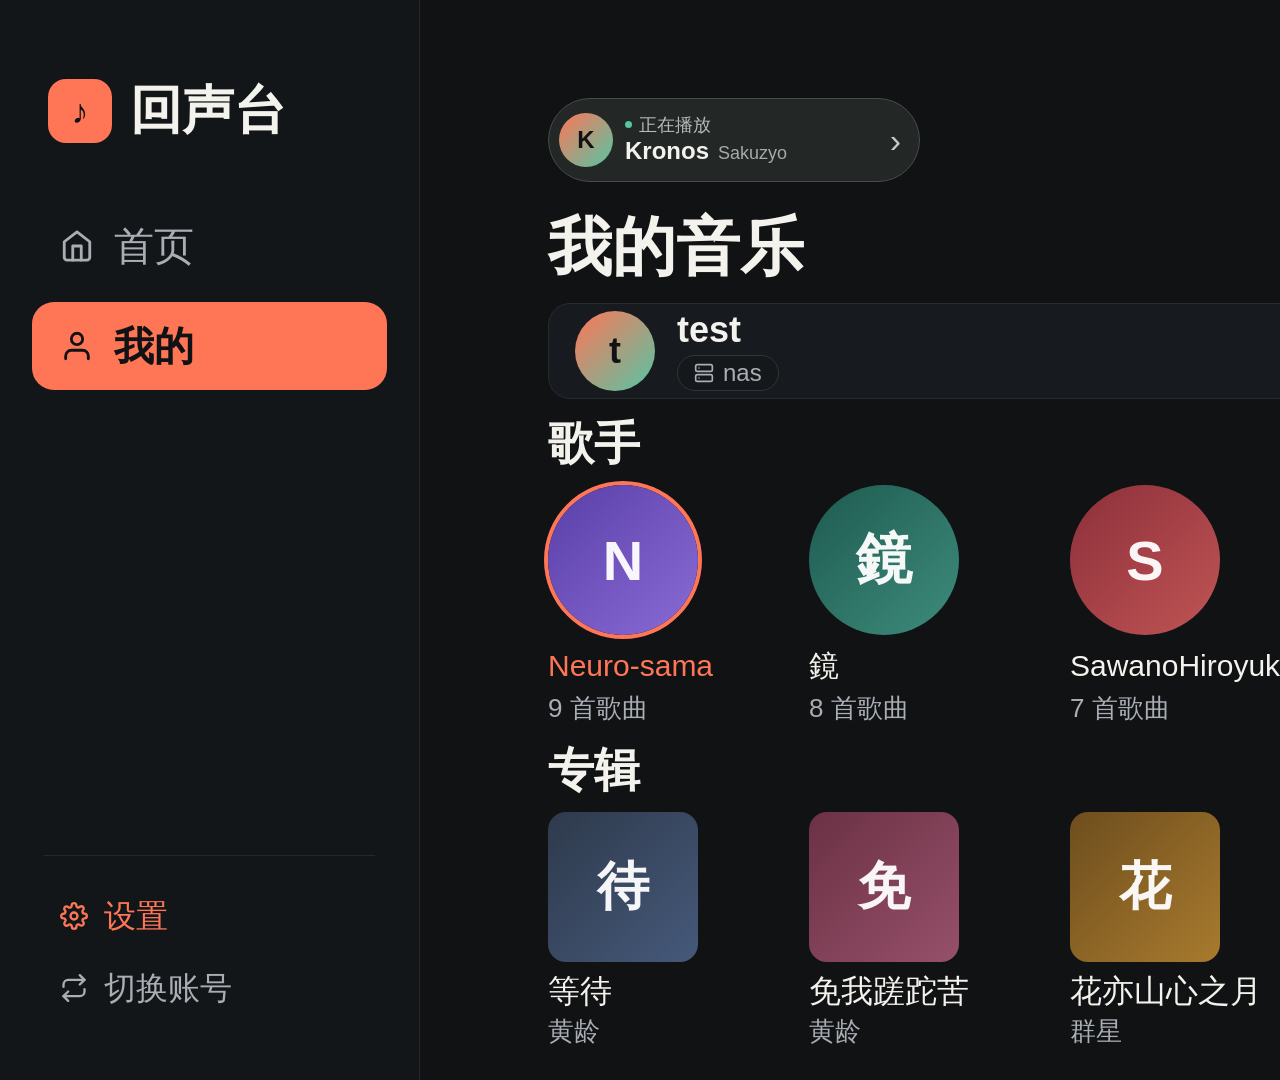
<file: docs/ui-redesign/mockup-b-my.html>
<!doctype html>
<html lang="zh-CN">
<head>
<meta charset="utf-8">
<title>设计稿 B · 侧栏导航</title>
<style>
  * { box-sizing: border-box; margin: 0; padding: 0; }
  html, body { width: 1920px; height: 1080px; background: #101214; overflow: hidden; }
  body { font-family: -apple-system, "SF Pro Display", "PingFang SC", "Hiragino Sans GB", "Noto Sans CJK SC", "Microsoft YaHei", sans-serif; color: #F4F2EC; -webkit-font-smoothing: antialiased; }
  .screen { width: 1920px; height: 1080px; display: flex; }

  /* 左侧导航栏 */
  .rail { width: 420px; height: 1080px; flex: none; background: #121619; border-right: 1px solid #23282B; display: flex; flex-direction: column; padding: 76px 32px 56px; }
  .brand { display: flex; align-items: center; gap: 18px; padding: 0 16px; }
  .logo { width: 64px; height: 64px; border-radius: 18px; background: #FF7657; display: flex; align-items: center; justify-content: center; color: #101214; font-size: 34px; font-weight: 800; }
  .brand-name { font-size: 52px; font-weight: 700; }
  .nav { margin-top: 56px; display: flex; flex-direction: column; gap: 12px; }
  .nav-item { height: 88px; display: flex; align-items: center; gap: 20px; padding: 0 28px; border-radius: 22px; font-size: 40px; line-height: 1; }
  .nav-item svg { width: 34px; height: 34px; flex: none; }
  .nav-on { background: #FF7657; color: #101214; font-weight: 600; }
  .nav-off { color: #A9ADB4; }
  .spacer { flex: 1; }
  .divider { height: 1px; background: #23282B; margin: 24px 12px; }
  .rail-action { height: 72px; display: flex; align-items: center; gap: 16px; padding: 0 28px; border-radius: 18px; font-size: 32px; line-height: 1; color: #A9ADB4; }
  .rail-action svg { width: 28px; height: 28px; flex: none; }
  .rail-focus { color: #FF7657; }

  /* 内容区 */
  .content { flex: 1; min-width: 0; padding: 76px 128px 0; display: flex; flex-direction: column; }
  .topbar { display: flex; justify-content: space-between; align-items: center; height: 128px; flex: none; }
  .pill { width: 372px; height: 84px; border-radius: 999px; background: #232827; border: 1px solid #454C49; display: flex; align-items: center; padding: 10px 18px 10px 10px; }
  .pill-cover { width: 54px; height: 54px; border-radius: 50%; flex: none; background: linear-gradient(135deg, #FF7657, #55C5A5); display: flex; align-items: center; justify-content: center; font-size: 24px; font-weight: 700; color: #101214; }
  .pill-text { flex: 1; min-width: 0; margin: 0 12px; display: flex; flex-direction: column; gap: 3px; }
  .pill-status { display: flex; align-items: center; gap: 7px; font-size: 18px; color: #B7BBB7; line-height: 1; }
  .pill-dot { width: 7px; height: 7px; border-radius: 50%; background: #55C5A5; }
  .pill-track { display: flex; align-items: baseline; gap: 9px; }
  .pill-title { font-size: 24px; font-weight: 700; color: #F4F2EC; }
  .pill-artist { font-size: 18px; color: #A7ABA7; }
  .pill-chevron { font-size: 34px; color: #C6C9C5; line-height: 1; }

  .page-title { font-size: 64px; font-weight: 700; margin: 0 0 12px; flex: none; }

  .strip { height: 96px; flex: none; background: #171A1E; border: 1px solid #262C30; border-radius: 22px; display: flex; align-items: center; padding: 0 26px; }
  .avatar { width: 80px; height: 80px; border-radius: 50%; flex: none; background: linear-gradient(135deg, #FF7657, #55C5A5); display: flex; align-items: center; justify-content: center; font-size: 36px; font-weight: 700; color: #101214; }
  .idcol { margin-left: 22px; display: flex; flex-direction: column; gap: 7px; }
  .uname { font-size: 36px; font-weight: 600; line-height: 1; }
  .chip { display: inline-flex; align-items: center; gap: 9px; padding: 5px 16px; border: 1px solid #2E3538; border-radius: 999px; background: #14181B; color: #A9ADB4; font-size: 24px; line-height: 1; width: fit-content; }
  .chip svg { width: 20px; height: 20px; }

  .band { flex: none; margin-top: 14px; }
  .band-title { font-size: 46px; font-weight: 600; }
  .band-row { display: flex; justify-content: space-between; margin-top: 10px; }
  .artist { width: 200px; }
  .artist-ava { width: 150px; height: 150px; border-radius: 50%; display: flex; align-items: center; justify-content: center; font-size: 56px; font-weight: 700; color: rgba(255,255,255,.95); }
  .artist-name { font-size: 30px; line-height: 1.25; margin-top: 12px; }
  .artist-count { font-size: 26px; color: #A9ADB4; margin-top: 6px; }
  .g1 { background: linear-gradient(135deg, #5A3FA8, #8A6BD6); }
  .g2 { background: linear-gradient(135deg, #1E5A50, #3E8C7C); }
  .g3 { background: linear-gradient(135deg, #8C2F3A, #C05555); }
  .g4 { background: linear-gradient(135deg, #8A5A1E, #C08A3E); }
  .g5 { background: linear-gradient(135deg, #A83A6B, #D06A9A); }
  .ava-focused { box-shadow: 0 0 0 4px #FF7657; }
  .name-focused { color: #FF7657; }

  .album { width: 200px; }
  .album-cover { width: 150px; height: 150px; border-radius: 18px; display: flex; align-items: center; justify-content: center; font-size: 52px; font-weight: 700; color: rgba(255,255,255,.95); }
  .album-name { font-size: 32px; line-height: 1.2; margin-top: 10px; }
  .album-artist { font-size: 26px; color: #A9ADB4; margin-top: 4px; }
  .a1 { background: linear-gradient(135deg, #2E3A4C, #46597A); }
  .a2 { background: linear-gradient(135deg, #6B3144, #96506A); }
  .a3 { background: linear-gradient(135deg, #6E4E1E, #A87A2E); }
  .a4 { background: linear-gradient(135deg, #1E4632, #3A6E4C); }
  .a5 { background: linear-gradient(135deg, #2A2A5E, #4C4C8E); }
</style>
</head>
<body>
<div class="screen">
  <div class="rail">
    <div class="brand">
      <div class="logo">♪</div>
      <div class="brand-name">回声台</div>
    </div>
    <div class="nav">
      <div class="nav-item nav-off">
        <svg viewBox="0 0 24 24" fill="none" stroke="currentColor" stroke-width="2" stroke-linecap="round" stroke-linejoin="round"><path d="M3 9l9-7 9 7v11a2 2 0 0 1-2 2H5a2 2 0 0 1-2-2z"/><polyline points="9 22 9 12 15 12 15 22"/></svg>
        <span>首页</span>
      </div>
      <div class="nav-item nav-on">
        <svg viewBox="0 0 24 24" fill="none" stroke="currentColor" stroke-width="2" stroke-linecap="round" stroke-linejoin="round"><path d="M20 21v-2a4 4 0 0 0-4-4H8a4 4 0 0 0-4 4v2"/><circle cx="12" cy="7" r="4"/></svg>
        <span>我的</span>
      </div>
    </div>
    <div class="spacer"></div>
    <div class="divider"></div>
    <div class="rail-action rail-focus">
      <svg viewBox="0 0 24 24" fill="none" stroke="currentColor" stroke-width="2" stroke-linecap="round" stroke-linejoin="round"><circle cx="12" cy="12" r="3"/><path d="M19.4 15a1.65 1.65 0 0 0 .33 1.82l.06.06a2 2 0 0 1 0 2.83 2 2 0 0 1-2.83 0l-.06-.06a1.65 1.65 0 0 0-1.82-.33 1.65 1.65 0 0 0-1 1.51V21a2 2 0 0 1-2 2 2 2 0 0 1-2-2v-.09A1.65 1.65 0 0 0 9 19.4a1.65 1.65 0 0 0-1.82.33l-.06.06a2 2 0 0 1-2.83 0 2 2 0 0 1 0-2.83l.06-.06a1.65 1.65 0 0 0 .33-1.82 1.65 1.65 0 0 0-1.51-1H3a2 2 0 0 1-2-2 2 2 0 0 1 2-2h.09A1.65 1.65 0 0 0 4.6 9a1.65 1.65 0 0 0-.33-1.82l-.06-.06a2 2 0 0 1 0-2.83 2 2 0 0 1 2.83 0l.06.06a1.65 1.65 0 0 0 1.82.33H9a1.65 1.65 0 0 0 1-1.51V3a2 2 0 0 1 2-2 2 2 0 0 1 2 2v.09a1.65 1.65 0 0 0 1 1.51 1.65 1.65 0 0 0 1.82-.33l.06-.06a2 2 0 0 1 2.83 0 2 2 0 0 1 0 2.83l-.06.06a1.65 1.65 0 0 0-.33 1.82V9a1.65 1.65 0 0 0 1.51 1H21a2 2 0 0 1 2 2 2 2 0 0 1-2 2h-.09a1.65 1.65 0 0 0-1.51 1z"/></svg>
      <span>设置</span>
    </div>
    <div class="rail-action">
      <svg viewBox="0 0 24 24" fill="none" stroke="currentColor" stroke-width="2" stroke-linecap="round" stroke-linejoin="round"><polyline points="17 1 21 5 17 9"/><path d="M3 11V9a4 4 0 0 1 4-4h14"/><polyline points="7 23 3 19 7 15"/><path d="M21 13v2a4 4 0 0 1-4 4H3"/></svg>
      <span>切换账号</span>
    </div>
  </div>

  <div class="content">
    <div class="topbar">
      <div class="pill">
        <div class="pill-cover">K</div>
        <div class="pill-text">
          <div class="pill-status"><span class="pill-dot"></span>正在播放</div>
          <div class="pill-track"><span class="pill-title">Kronos</span><span class="pill-artist">Sakuzyo</span></div>
        </div>
        <div class="pill-chevron">›</div>
      </div>
    </div>

    <h1 class="page-title">我的音乐</h1>

    <div class="strip">
      <div class="avatar">t</div>
      <div class="idcol">
        <div class="uname">test</div>
        <div class="chip">
          <svg viewBox="0 0 24 24" fill="none" stroke="currentColor" stroke-width="2" stroke-linecap="round" stroke-linejoin="round"><rect x="2" y="2" width="20" height="8" rx="2"/><rect x="2" y="14" width="20" height="8" rx="2"/><line x1="6" y1="6" x2="6.01" y2="6"/><line x1="6" y1="18" x2="6.01" y2="18"/></svg>
          <span>nas</span>
        </div>
      </div>
    </div>

    <div class="band">
      <div class="band-title">歌手</div>
      <div class="band-row">
        <div class="artist">
          <div class="artist-ava g1 ava-focused">N</div>
          <div class="artist-name name-focused">Neuro-sama</div>
          <div class="artist-count">9 首歌曲</div>
        </div>
        <div class="artist">
          <div class="artist-ava g2">鏡</div>
          <div class="artist-name">鏡</div>
          <div class="artist-count">8 首歌曲</div>
        </div>
        <div class="artist">
          <div class="artist-ava g3">S</div>
          <div class="artist-name">SawanoHiroyuki[nZk]</div>
          <div class="artist-count">7 首歌曲</div>
        </div>
        <div class="artist">
          <div class="artist-ava g4">泽</div>
          <div class="artist-name">泽野弘之</div>
          <div class="artist-count">7 首歌曲</div>
        </div>
        <div class="artist">
          <div class="artist-ava g5">M</div>
          <div class="artist-name">MYTH &amp; ROID</div>
          <div class="artist-count">6 首歌曲</div>
        </div>
      </div>
    </div>

    <div class="band">
      <div class="band-title">专辑</div>
      <div class="band-row">
        <div class="album">
          <div class="album-cover a1">待</div>
          <div class="album-name">等待</div>
          <div class="album-artist">黄龄</div>
        </div>
        <div class="album">
          <div class="album-cover a2">免</div>
          <div class="album-name">免我蹉跎苦</div>
          <div class="album-artist">黄龄</div>
        </div>
        <div class="album">
          <div class="album-cover a3">花</div>
          <div class="album-name">花亦山心之月</div>
          <div class="album-artist">群星</div>
        </div>
        <div class="album">
          <div class="album-cover a4">浩</div>
          <div class="album-name">浩气如虹</div>
          <div class="album-artist">音阙诗听</div>
        </div>
        <div class="album">
          <div class="album-cover a5">清</div>
          <div class="album-name">清明</div>
          <div class="album-artist">音阙诗听</div>
        </div>
      </div>
    </div>
  </div>
</div>
</body>
</html>
</file>
<file: .trellis/tasks/archive/2026-08/07-31-tv-music-client-v1-plan/research/ui-prototype/styles.css>
:root {
  color-scheme: dark;
  --canvas-w: 1920px;
  --canvas-h: 1080px;
  --ink: #f4f1e8;
  --muted: #aaa9a2;
  --line: #343a38;
  --panel: #1a1f1e;
  --panel-strong: #242a28;
  --black: #0c0f0f;
  --coral: #ef7057;
  --teal: #3c8f85;
  --yellow: #e9bd52;
}

* {
  box-sizing: border-box;
  letter-spacing: 0;
}

html,
body {
  width: 100%;
  height: 100%;
  margin: 0;
  overflow: hidden;
  background: #070909;
}

body {
  color: var(--ink);
  font-family: Inter, "SF Pro Display", "Segoe UI", "PingFang SC", "Microsoft YaHei", sans-serif;
  -webkit-font-smoothing: antialiased;
  user-select: none;
}

button,
input {
  font: inherit;
  letter-spacing: 0;
}

button {
  color: inherit;
}

button,
input {
  outline: none;
}

button {
  border: 0;
  cursor: pointer;
}

[hidden] {
  display: none !important;
}

#scale-root {
  position: absolute;
  width: var(--canvas-w);
  height: var(--canvas-h);
  transform-origin: 0 0;
}

#tv-app {
  position: relative;
  width: var(--canvas-w);
  height: var(--canvas-h);
  overflow: hidden;
  background: #111514;
}

#tv-app::before {
  position: absolute;
  inset: 0;
  content: "";
  pointer-events: none;
  border: 1px solid #1f2422;
}

.tv-header {
  position: absolute;
  z-index: 30;
  top: 0;
  left: 0;
  display: flex;
  align-items: center;
  width: 100%;
  height: 126px;
  padding: 28px 64px 20px;
  background: #111514;
  border-bottom: 1px solid #232826;
}

.now-playing {
  display: grid;
  grid-template-columns: 54px minmax(0, 1fr) 22px;
  gap: 13px;
  align-items: center;
  width: 372px;
  height: 74px;
  padding: 9px 18px 9px 10px;
  text-align: left;
  background: #232827;
  border: 1px solid #343b38;
  border-radius: 37px;
}

.mini-cover {
  width: 54px;
  height: 54px;
  border-radius: 50%;
}

.mini-cover::after {
  width: 17px;
}

.now-playing-copy {
  display: grid;
  min-width: 0;
  grid-template-columns: 1fr auto;
  column-gap: 9px;
  align-items: baseline;
}

.now-playing-state {
  grid-column: 1 / -1;
  overflow: hidden;
  margin-bottom: 3px;
  color: #b7bbb7;
  font-size: 18px;
  line-height: 18px;
  text-overflow: ellipsis;
  white-space: nowrap;
}

.now-playing-copy strong,
.now-playing-copy > span:last-child {
  overflow: hidden;
  line-height: 23px;
  text-overflow: ellipsis;
  white-space: nowrap;
}

.now-playing-copy strong {
  font-size: 24px;
  font-weight: 700;
}

.now-playing-copy > span:last-child {
  color: #a7aba7;
  font-size: 18px;
}

.playing-dot {
  display: inline-block;
  width: 7px;
  height: 7px;
  margin-right: 7px;
  background: var(--coral);
  border-radius: 50%;
}

.chevron {
  color: #c6c9c5;
  font-size: 31px;
  line-height: 1;
}

.primary-nav {
  display: flex;
  gap: 18px;
  align-items: center;
  margin-left: 252px;
}

.nav-item {
  position: relative;
  width: 112px;
  height: 54px;
  color: #9da09d;
  font-size: 22px;
  font-weight: 650;
  background: transparent;
  border-radius: 6px;
}

.nav-item::after {
  position: absolute;
  right: 36px;
  bottom: 2px;
  left: 36px;
  height: 3px;
  content: "";
  background: transparent;
}

.nav-item.is-active {
  color: var(--ink);
}

.nav-item.is-active::after {
  background: var(--coral);
}

.system-status {
  display: flex;
  gap: 22px;
  align-items: center;
  margin-left: auto;
  color: #c2c4c0;
  font-size: 20px;
  font-variant-numeric: tabular-nums;
}

.network-mark {
  display: flex;
  gap: 3px;
  align-items: flex-end;
  width: 25px;
  height: 20px;
}

.network-mark i {
  display: block;
  width: 5px;
  background: #9dbab4;
  border-radius: 2px 2px 0 0;
}

.network-mark i:nth-child(1) { height: 7px; }
.network-mark i:nth-child(2) { height: 13px; }
.network-mark i:nth-child(3) { height: 19px; }

.page {
  position: absolute;
  z-index: 2;
  inset: 0;
  overflow: hidden;
}

.page-home,
.page-my {
  padding: 148px 88px 32px;
}

.page-heading {
  display: flex;
  align-items: flex-end;
  height: 72px;
  margin-bottom: 20px;
}

.page-heading .eyebrow {
  margin: 0 18px 9px 0;
}

.page-heading h1,
.playlist-summary h1,
.login-form h1,
.settings-wrap h1 {
  margin: 0;
  font-size: 50px;
  font-weight: 780;
  line-height: 1;
}

.eyebrow {
  margin: 0;
  color: #8ea8a2;
  font-size: 18px;
  font-weight: 750;
  line-height: 20px;
  text-transform: uppercase;
}

.roam-entry {
  position: relative;
  display: flex;
  align-items: center;
  width: 100%;
  height: 232px;
  overflow: hidden;
  padding: 34px 42px;
  text-align: left;
  background: #213a37;
  border: 1px solid #3d5d57;
  border-radius: 8px;
}

.roam-entry::before {
  position: absolute;
  top: 0;
  right: 0;
  width: 52%;
  height: 100%;
  content: "";
  background: #d6634f;
}

.roam-copy {
  position: relative;
  z-index: 3;
  display: flex;
  gap: 26px;
  align-items: center;
}

.roam-copy strong {
  display: block;
  margin-bottom: 15px;
  font-size: 38px;
  line-height: 44px;
}

.roam-copy small {
  display: block;
  color: #bfcbc7;
  font-size: 18px;
  line-height: 26px;
}

.roam-icon {
  display: grid;
  width: 72px;
  height: 72px;
  place-items: center;
  color: #172c29;
  font-size: 34px;
  background: var(--yellow);
  border-radius: 50%;
}

.roam-art {
  position: absolute;
  z-index: 2;
  top: 0;
  right: 190px;
  width: 690px;
  height: 232px;
}

.roam-slab {
  position: absolute;
  display: block;
}

.roam-slab-a {
  top: 0;
  right: 365px;
  width: 58px;
  height: 232px;
  background: #f3c651;
  transform: skew(-16deg);
}

.roam-slab-b {
  top: 39px;
  right: 120px;
  width: 328px;
  height: 18px;
  background: #1b3331;
  transform: rotate(-14deg);
}

.roam-slab-c {
  right: 238px;
  bottom: 30px;
  width: 252px;
  height: 14px;
  background: #f6ede1;
  transform: rotate(9deg);
}

.roam-vinyl {
  position: absolute;
  top: 20px;
  right: 18px;
  width: 192px;
  height: 192px;
  background: #172221;
  border: 24px solid #272d2c;
  border-radius: 50%;
  box-shadow: inset 0 0 0 4px #89918c, inset 0 0 0 42px #151817;
}

.roam-vinyl::after {
  position: absolute;
  top: 50%;
  left: 50%;
  width: 30px;
  height: 30px;
  content: "";
  background: var(--yellow);
  border-radius: 50%;
  transform: translate(-50%, -50%);
}

.round-action {
  position: absolute;
  z-index: 4;
  right: 44px;
  bottom: 32px;
  display: grid;
  width: 62px;
  height: 62px;
  place-items: center;
  padding-left: 4px;
  color: #17201f;
  font-size: 24px;
  background: var(--ink);
  border-radius: 50%;
}

.section-heading {
  display: flex;
  align-items: flex-end;
  justify-content: space-between;
  height: 58px;
}

.section-heading h2 {
  margin: 3px 0 0;
  font-size: 28px;
  line-height: 34px;
}

.playlist-heading {
  margin: 28px 0 15px;
}

.text-command,
.quiet-action,
.icon-text-action {
  height: 48px;
  padding: 0 18px;
  color: #c4c7c3;
  font-size: 24px;
  font-weight: 650;
  background: #202524;
  border: 1px solid #353b39;
  border-radius: 6px;
}

.text-command span {
  margin-left: 8px;
  font-size: 26px;
  line-height: 1;
}

.home-rail {
  display: flex;
  gap: 24px;
  width: 2020px;
  height: 294px;
  transform: translateX(0);
  transition: transform 180ms ease;
}

.home-rail.is-shifted {
  transform: translateX(-270px);
}

.playlist-card {
  flex: 0 0 385px;
  height: 284px;
  padding: 0;
  overflow: hidden;
  text-align: left;
  background: #1b201f;
  border: 1px solid #303634;
  border-radius: 8px;
}

.playlist-card > .cover-art {
  display: block;
  width: 100%;
  height: 216px;
  border-radius: 0;
}

.card-copy {
  display: grid;
  grid-template-columns: minmax(0, 1fr) auto;
  gap: 14px;
  align-items: center;
  height: 68px;
  padding: 0 18px;
}

.card-copy strong,
.card-copy small {
  overflow: hidden;
  text-overflow: ellipsis;
  white-space: nowrap;
}

.card-copy strong {
  font-size: 24px;
}

.card-copy small {
  color: #9fa39f;
  font-size: 18px;
}

.page-playlists {
  padding: 156px 100px 38px 150px;
}

.all-playlists-heading {
  display: flex;
  align-items: flex-end;
  justify-content: space-between;
  height: 70px;
  margin-bottom: 24px;
}

.all-playlists-heading h1 {
  margin: 4px 0 0;
  font-size: 50px;
  line-height: 56px;
}

.all-playlists-heading > span {
  margin-bottom: 8px;
  color: #898e8a;
  font-size: 18px;
  font-variant-numeric: tabular-nums;
}

.all-playlists-grid {
  display: grid;
  grid-template-columns: repeat(4, 1fr);
  grid-auto-rows: 334px;
  gap: 22px;
}

.all-playlist-card {
  min-width: 0;
  height: 334px;
  padding: 0;
  overflow: hidden;
  text-align: left;
  background: #1b201f;
  border: 1px solid #303634;
  border-radius: 8px;
}

.all-playlist-card > .cover-art {
  width: 100%;
  height: 256px;
  border-radius: 0;
}

.all-playlist-card .card-copy {
  height: 78px;
}

.cover-art {
  --cover-bg: #203f3d;
  --cover-one: #e86d54;
  --cover-two: #e9c15c;
  --cover-three: #f1eee5;
  position: relative;
  display: block;
  overflow: hidden;
  background: var(--cover-bg);
  border-radius: 8px;
  isolation: isolate;
}

.cover-art::before {
  position: absolute;
  z-index: 1;
  top: 10%;
  left: 13%;
  width: 46%;
  height: 82%;
  content: "";
  background: var(--cover-one);
  transform: rotate(-8deg);
}

.cover-art::after {
  position: absolute;
  z-index: 2;
  top: 0;
  right: 0;
  width: 22%;
  height: 100%;
  content: "";
  background: var(--cover-two);
}

.cover-axis {
  position: absolute;
  z-index: 3;
  right: 12%;
  bottom: 17%;
  width: 76%;
  height: 5%;
  background: var(--cover-three);
  transform: rotate(-12deg);
}

.cover-disc {
  position: absolute;
  z-index: 4;
  top: 25%;
  right: 16%;
  width: 34%;
  height: 51%;
  background: #172120;
  border: 4px solid var(--cover-three);
  border-radius: 50%;
}

.cover-disc::after {
  position: absolute;
  top: 50%;
  left: 50%;
  width: 22%;
  height: 22%;
  content: "";
  background: var(--cover-two);
  border-radius: 50%;
  transform: translate(-50%, -50%);
}

.art-night { --cover-bg: #183a38; --cover-one: #db654f; --cover-two: #e7bb4f; --cover-three: #f1eee4; }
.art-morning { --cover-bg: #efe8d7; --cover-one: #e3a83f; --cover-two: #326b65; --cover-three: #cc5344; }
.art-city { --cover-bg: #26323d; --cover-one: #7fa5a0; --cover-two: #e96c52; --cover-three: #f0c654; }
.art-rain { --cover-bg: #355e72; --cover-one: #162c35; --cover-two: #e8c45d; --cover-three: #f1ece1; }
.art-sunset { --cover-bg: #d5624d; --cover-one: #f1c45c; --cover-two: #20433f; --cover-three: #f3eee2; }
.art-focus { --cover-bg: #252b2a; --cover-one: #688e83; --cover-two: #d45c49; --cover-three: #dbc35e; }
.art-sea { --cover-bg: #2f7d83; --cover-one: #f0d173; --cover-two: #ed7659; --cover-three: #ebeee7; }
.art-loop { --cover-bg: #5a3b55; --cover-one: #de765d; --cover-two: #73a198; --cover-three: #efe1c8; }

.cover-type,
.cover-number {
  position: absolute;
  z-index: 6;
  color: #f6f0e4;
  font-family: "Arial Black", Impact, sans-serif;
  font-weight: 900;
}

.cover-type {
  top: 8%;
  left: 7%;
  font-size: 29px;
  line-height: 0.88;
}

.cover-number {
  right: 7%;
  bottom: 6%;
  font-size: 12px;
}

.my-catalog-top {
  display: flex;
  align-items: center;
  height: 96px;
}

.compact-heading {
  width: 350px;
  margin: 0;
}

.account-inline {
  display: flex;
  align-items: center;
  min-width: 370px;
  height: 68px;
  margin-left: auto;
  padding-right: 25px;
}

.avatar {
  display: grid;
  width: 54px;
  height: 54px;
  flex: 0 0 54px;
  place-items: center;
  color: #1d2927;
  font-size: 22px;
  font-weight: 800;
  background: #e4bd58;
  border-radius: 50%;
}

.account-copy {
  display: grid;
  gap: 4px;
  min-width: 0;
  margin-left: 14px;
}

.account-copy strong {
  font-size: 24px;
}

.account-copy small {
  overflow: hidden;
  color: #a9ada9;
  font-size: 18px;
  text-overflow: ellipsis;
  white-space: nowrap;
}

.account-copy i {
  display: inline-block;
  width: 7px;
  height: 7px;
  margin-right: 7px;
  background: #5bb996;
  border-radius: 50%;
}

.quiet-action,
.icon-text-action {
  flex: 0 0 auto;
  margin-left: 10px;
}

.icon-text-action {
  color: #171b1a;
  background: #e7c159;
  border-color: #e7c159;
}

.gear-icon {
  margin-right: 8px;
  font-size: 21px;
}

.my-shelves-viewport {
  width: 100%;
  height: 804px;
  overflow: hidden;
  padding-top: 9px;
}

.my-shelves {
  width: 100%;
  transform: translateY(0);
  transition: transform 220ms ease;
}

.my-shelves[data-active-shelf="1"] {
  transform: translateY(-72px);
}

.my-shelves[data-active-shelf="2"] {
  transform: translateY(-128px);
}

.my-shelf {
  height: 308px;
}

.shelf-heading {
  display: flex;
  align-items: flex-end;
  justify-content: space-between;
  width: 100%;
  height: 58px;
  margin-bottom: 14px;
}

.shelf-heading h2 {
  margin: 3px 0 0;
  font-size: 29px;
  line-height: 35px;
}

.shelf-heading > span {
  margin-right: 7px;
  color: #858b87;
  font-size: 18px;
  font-variant-numeric: tabular-nums;
}

.shelf-track {
  display: flex;
  gap: 20px;
  width: max-content;
  height: 204px;
  transform: translateX(0);
  transition: transform 200ms ease;
}

.shelf-track.is-shifted {
  transform: translateX(-430px);
}

.catalog-lockup {
  display: grid;
  align-items: center;
  height: 190px;
  min-width: 0;
  padding: 14px;
  overflow: hidden;
  text-align: left;
  background: #1a201f;
  border: 1px solid #303634;
  border-radius: 8px;
}

.catalog-lockup > span:last-child {
  display: grid;
  gap: 8px;
  min-width: 0;
}

.catalog-lockup strong,
.catalog-lockup small {
  display: block;
  overflow: hidden;
  text-overflow: ellipsis;
  white-space: nowrap;
}

.catalog-lockup strong {
  font-size: 24px;
  line-height: 30px;
}

.catalog-lockup small {
  color: #9ca19d;
  font-size: 18px;
  line-height: 24px;
}

.artist-lockup {
  grid-template-columns: 132px minmax(0, 1fr);
  gap: 18px;
  width: 340px;
}

.catalog-avatar {
  display: grid;
  width: 122px;
  height: 122px;
  place-items: center;
  color: #17201e;
  font-size: 38px;
  font-weight: 850;
  border-radius: 50%;
}

.tone-coral { background: #df6b55; }
.tone-teal { background: #71a59c; }
.tone-yellow { background: #e7bd56; }
.tone-violet { background: #b28ba4; }

.album-lockup {
  grid-template-columns: 146px minmax(0, 1fr);
  gap: 16px;
  width: 330px;
}

.album-lockup > .cover-art {
  width: 146px;
  height: 146px;
  font-size: 6px;
}

.library-lockup {
  grid-template-columns: 144px minmax(0, 1fr);
  gap: 20px;
  width: 520px;
}

.library-mark {
  display: grid;
  width: 144px;
  height: 144px;
  place-items: center;
  color: #18201e;
  font-size: 42px;
  font-weight: 900;
  background: #e4bd58;
  border-radius: 6px;
}

.mark-shared { color: #f2eee4; background: #386c66; font-size: 27px; }
.mark-backup { color: #e0e2dc; background: #4b514f; font-size: 25px; }
.mark-study { color: #f3eee3; background: #65485e; font-size: 27px; }

.library-status {
  cursor: default;
}

.library-status.is-unavailable {
  opacity: 0.66;
}

.library-status-dot {
  display: inline-block;
  width: 9px;
  height: 9px;
  margin-right: 9px;
  background: #5bb996;
  border-radius: 50%;
}

.library-status.is-unavailable .library-status-dot {
  background: #9ba09c;
}

.back-button,
.player-back {
  position: absolute;
  z-index: 20;
  display: grid;
  width: 58px;
  height: 58px;
  place-items: center;
  color: var(--ink);
  font-size: 26px;
  background: #232927;
  border: 1px solid #3a413e;
  border-radius: 50%;
}

.back-button {
  top: 150px;
  left: 64px;
}

.page-login {
  z-index: 40;
  background: #112b29;
}

.page-login .back-button {
  top: 48px;
}

.login-brand {
  position: absolute;
  top: 55px;
  left: 164px;
  display: flex;
  gap: 16px;
  align-items: center;
  font-size: 24px;
}

.brand-mark {
  display: flex;
  gap: 4px;
  align-items: flex-end;
  width: 28px;
  height: 28px;
}

.brand-mark i {
  display: block;
  width: 6px;
  background: var(--coral);
  border-radius: 3px;
}

.brand-mark i:nth-child(1) { height: 14px; }
.brand-mark i:nth-child(2) { height: 27px; }
.brand-mark i:nth-child(3) { height: 20px; }

.login-form {
  position: absolute;
  top: 140px;
  left: 165px;
  display: grid;
  width: 620px;
}

.login-form .eyebrow {
  color: #91b9b1;
}

.login-form h1 {
  margin: 10px 0 24px;
  font-size: 56px;
}

.login-form label {
  margin: 0 0 8px 2px;
  color: #b8c6c2;
  font-size: 22px;
}

.tv-input {
  width: 620px;
  height: 68px;
  margin-bottom: 16px;
  padding: 0 20px;
  color: var(--ink);
  caret-color: var(--yellow);
  font-size: 24px;
  background: #1e3a37;
  border: 2px solid #45615c;
  border-radius: 6px;
}

.server-field,
.password-field {
  display: grid;
  grid-template-columns: minmax(0, 1fr) 70px;
  gap: 20px;
  width: 620px;
  height: 68px;
}

.server-field .tv-input,
.password-field .tv-input {
  width: 530px;
  margin-bottom: 0;
}

.server-history,
.password-toggle {
  position: relative;
  display: grid;
  width: 70px;
  height: 68px;
  place-items: center;
  color: #d4ddd9;
  font-size: 29px;
  background: #1e3a37;
  border: 2px solid #45615c;
  border-radius: 6px;
}

.server-security-notice {
  display: flex;
  gap: 9px;
  align-items: center;
  height: 26px;
  margin: 8px 0 14px 2px;
  color: #d7c68e;
  font-size: 18px;
  visibility: hidden;
  opacity: 0;
  transition: opacity 140ms ease;
}

.server-security-notice.is-visible {
  visibility: visible;
  opacity: 1;
}

.server-security-notice > span {
  display: grid;
  width: 20px;
  height: 20px;
  place-items: center;
  color: #181c1b;
  font-size: 15px;
  font-weight: 900;
  background: #d7c68e;
  border-radius: 50%;
}

.password-field {
  margin-bottom: 16px;
}

.eye-glyph {
  position: relative;
  display: block;
  line-height: 1;
}

.password-toggle.is-revealed .eye-glyph::after {
  position: absolute;
  top: 50%;
  left: 50%;
  width: 34px;
  height: 3px;
  content: "";
  background: #f08b72;
  transform: translate(-50%, -50%) rotate(-42deg);
}

.login-options {
  display: grid;
  gap: 10px;
  width: 620px;
  margin-bottom: 12px;
}

.login-toggle {
  display: grid;
  grid-template-columns: 34px minmax(0, 1fr);
  gap: 14px;
  align-items: center;
  width: 620px;
  height: 58px;
  padding: 0 16px;
  text-align: left;
  background: #183431;
  border: 2px solid #3d5a55;
  border-radius: 5px;
}

.toggle-mark {
  display: grid;
  width: 30px;
  height: 30px;
  place-items: center;
  color: #17201e;
  font-size: 20px;
  font-weight: 900;
  border: 2px solid #82958f;
  border-radius: 3px;
}

.login-toggle:not(.is-checked) .toggle-mark {
  color: transparent;
  background: transparent;
}

.login-toggle.is-checked .toggle-mark {
  background: var(--yellow);
  border-color: var(--yellow);
}

.login-toggle > span:last-child {
  display: grid;
  gap: 2px;
}

.login-toggle strong {
  font-size: 22px;
  line-height: 24px;
}

.login-toggle small {
  color: #aabbb6;
  font-size: 18px;
  line-height: 20px;
}

.form-feedback {
  visibility: hidden;
  height: 24px;
  margin: 0 0 12px;
  color: #ffb09d;
  font-size: 18px;
}

.form-feedback.is-visible {
  visibility: visible;
}

.primary-button {
  display: inline-flex;
  gap: 12px;
  align-items: center;
  justify-content: center;
  min-width: 170px;
  height: 62px;
  padding: 0 26px;
  color: #191d1c;
  font-size: 24px;
  font-weight: 800;
  background: var(--yellow);
  border-radius: 6px;
}

.login-form .primary-button {
  width: 620px;
}

.server-history-backdrop {
  position: absolute;
  z-index: 90;
  inset: 0;
  display: grid;
  place-items: center;
  padding: 64px;
  background: rgb(4 7 6 / 78%);
}

.server-history-dialog-panel {
  width: 700px;
  padding: 38px 42px 40px;
  background: #192321;
  border: 1px solid #60706b;
  border-radius: 8px;
  box-shadow: 0 28px 70px rgb(0 0 0 / 46%);
}

.server-history-dialog-panel h2 {
  margin: 10px 0 10px;
  font-size: 40px;
  line-height: 48px;
}

.server-history-dialog-panel > p:not(.eyebrow) {
  margin: 0 0 24px;
  color: #abb9b4;
  font-size: 22px;
  line-height: 30px;
}

.server-history-list {
  display: grid;
  gap: 12px;
}

.server-history-option {
  display: grid;
  grid-template-columns: minmax(0, 1fr) 34px;
  gap: 18px;
  align-items: center;
  width: 616px;
  height: 82px;
  padding: 0 18px;
  text-align: left;
  background: #22312e;
  border: 2px solid #465d57;
  border-radius: 6px;
}

.server-history-option > span:first-child {
  display: grid;
  gap: 4px;
  min-width: 0;
}

.server-history-option strong {
  overflow: hidden;
  font-size: 24px;
  line-height: 28px;
  text-overflow: ellipsis;
  white-space: nowrap;
}

.server-history-option small {
  color: #aebbb7;
  font-size: 18px;
  line-height: 22px;
}

.recent-server-mark {
  display: grid;
  width: 30px;
  height: 30px;
  place-items: center;
  color: transparent;
  font-weight: 900;
  border: 2px solid #6d817b;
  border-radius: 50%;
}

.server-history-option[aria-selected="true"] .recent-server-mark {
  color: #17201e;
  background: var(--yellow);
  border-color: var(--yellow);
}

.server-history-cancel {
  display: block;
  margin: 24px 0 0 auto;
}

.login-art {
  position: absolute;
  top: 0;
  right: 0;
  width: 960px;
  height: 1080px;
  overflow: hidden;
  background: #d96753;
}

.login-frame {
  position: absolute;
  display: block;
  border: 18px solid #f1c65b;
}

.frame-one {
  top: 118px;
  left: 90px;
  width: 660px;
  height: 740px;
  transform: rotate(-7deg);
}

.frame-two {
  top: 244px;
  left: 230px;
  width: 590px;
  height: 590px;
  border-color: #183a38;
  transform: rotate(11deg);
}

.login-record {
  position: absolute;
  top: 220px;
  left: 194px;
  width: 560px;
  height: 560px;
  background: #17201f;
  border: 56px solid #252c2a;
  border-radius: 50%;
  box-shadow: inset 0 0 0 5px #7f8984, inset 0 0 0 122px #111514;
}

.login-record::after {
  position: absolute;
  top: 50%;
  left: 50%;
  width: 72px;
  height: 72px;
  content: "";
  background: #efc354;
  border-radius: 50%;
  transform: translate(-50%, -50%);
}

.login-needle {
  position: absolute;
  top: 192px;
  right: 100px;
  width: 260px;
  height: 16px;
  background: #f4eee1;
  transform: rotate(53deg);
  transform-origin: right center;
}

.login-caption {
  position: absolute;
  right: 82px;
  bottom: 68px;
  color: #f7e6d8;
  font-family: "Arial Black", Impact, sans-serif;
  font-size: 34px;
  font-weight: 900;
}

.page-playlist,
.page-collection {
  padding: 154px 138px 32px;
}

.playlist-hero {
  display: flex;
  gap: 40px;
  align-items: center;
  height: 292px;
  margin-left: 20px;
}

.hero-cover {
  width: 280px;
  height: 280px;
  flex: 0 0 280px;
  font-size: 8px;
}

.playlist-summary {
  min-width: 0;
}

.playlist-summary h1 {
  overflow: hidden;
  max-width: 800px;
  margin-top: 12px;
  font-size: 54px;
  line-height: 62px;
  text-overflow: ellipsis;
  white-space: nowrap;
}

.playlist-summary > p:last-of-type {
  margin: 13px 0 25px;
  color: #aeb1ad;
  font-size: 24px;
}

.play-all {
  height: 58px;
}

.track-list {
  margin: 27px 20px 0;
  border-top: 1px solid #313735;
}

.track-list-head,
.track-row {
  display: grid;
  grid-template-columns: 82px minmax(360px, 1fr) 390px 90px;
  gap: 24px;
  align-items: center;
  width: 100%;
  padding: 0 22px;
  text-align: left;
}

.track-list-head {
  height: 46px;
  color: #7f8480;
  font-size: 18px;
}

.track-row {
  height: 74px;
  background: transparent;
  border-top: 1px solid #292f2d;
  border-radius: 4px;
}

.track-row > span,
.track-row time {
  overflow: hidden;
  color: #aaaDA9;
  font-size: 20px;
  text-overflow: ellipsis;
  white-space: nowrap;
}

.track-row strong,
.track-row small {
  display: block;
  overflow: hidden;
  text-overflow: ellipsis;
  white-space: nowrap;
}

.track-row strong {
  color: var(--ink);
  font-size: 24px;
  line-height: 30px;
}

.track-row small {
  color: #7f8480;
  font-size: 18px;
  line-height: 23px;
}

.track-index {
  color: #7f8480 !important;
  font-variant-numeric: tabular-nums;
}

.track-row.is-current .track-index {
  display: flex;
  gap: 3px;
  align-items: flex-end;
  height: 18px;
}

.track-row.is-current .track-index i {
  width: 4px;
  background: var(--coral);
  border-radius: 2px;
}

.track-row.is-current .track-index i:nth-child(1) { height: 9px; }
.track-row.is-current .track-index i:nth-child(2) { height: 17px; }
.track-row.is-current .track-index i:nth-child(3) { height: 12px; }

.page-settings {
  padding: 182px 154px 60px;
}

.settings-wrap {
  margin-left: 28px;
}

.settings-wrap h1 {
  margin-top: 10px;
  font-size: 54px;
}

.settings-row {
  display: grid;
  grid-template-columns: 340px 1fr;
  gap: 74px;
  align-items: start;
  margin-top: 92px;
  padding-top: 34px;
  border-top: 1px solid #343a38;
}

.setting-label {
  display: grid;
  gap: 9px;
}

.setting-label strong {
  font-size: 25px;
}

.setting-label small {
  color: #8e928e;
  font-size: 18px;
}

.segmented-control {
  display: grid;
  grid-template-columns: repeat(2, 430px);
  gap: 14px;
  width: 874px;
  padding: 8px;
  background: #1b201f;
  border: 1px solid #343a38;
  border-radius: 8px;
}

.segment {
  position: relative;
  display: grid;
  grid-template-columns: 106px minmax(0, 1fr) 30px;
  gap: 18px;
  align-items: center;
  width: 430px;
  height: 156px;
  padding: 17px;
  text-align: left;
  background: transparent;
  border: 2px solid transparent;
  border-radius: 6px;
}

.segment[aria-checked="true"] {
  background: #283b37;
  border-color: #6da197;
}

.segment-preview {
  position: relative;
  display: block;
  width: 106px;
  height: 86px;
  overflow: hidden;
  background: #344541;
  border: 1px solid #61716d;
  border-radius: 4px;
}

.segment-preview i,
.segment-preview b {
  position: absolute;
  display: block;
}

.preview-cover i {
  top: 15px;
  left: 13px;
  width: 48px;
  height: 48px;
  background: var(--coral);
}

.preview-cover b {
  top: 19px;
  right: 9px;
  width: 28px;
  height: 7px;
  background: #e8c35d;
  box-shadow: 0 16px 0 #879b95, 0 32px 0 #879b95;
}

.preview-poster i {
  inset: 7px 48px 7px 7px;
  background: var(--coral);
}

.preview-poster b {
  top: 19px;
  right: 8px;
  width: 32px;
  height: 6px;
  background: #efc85f;
  box-shadow: 0 14px 0 #a6b4af, 0 28px 0 #a6b4af, 0 42px 0 #a6b4af;
}

.segment > span:nth-child(2) {
  display: grid;
  gap: 8px;
  min-width: 0;
}

.segment strong,
.segment small {
  overflow: hidden;
  text-overflow: ellipsis;
  white-space: nowrap;
}

.segment strong {
  font-size: 24px;
}

.segment small {
  color: #a6aaa6;
  font-size: 18px;
}

.check-mark {
  display: grid;
  width: 26px;
  height: 26px;
  place-items: center;
  color: #18201e;
  font-size: 18px;
  font-weight: 900;
  background: transparent;
  border-radius: 50%;
}

.segment[aria-checked="true"] .check-mark {
  background: var(--yellow);
}

.cache-settings-row {
  margin-top: 32px;
  padding-top: 28px;
}

.cache-setting-content {
  width: 874px;
}

.cache-size-control {
  display: grid;
  grid-template-columns: repeat(4, 1fr);
  gap: 6px;
  width: 874px;
  height: 76px;
  padding: 6px;
  background: #1b201f;
  border: 1px solid #343a38;
  border-radius: 8px;
}

.cache-option {
  display: grid;
  grid-template-columns: minmax(0, 1fr) auto 26px;
  gap: 8px;
  align-items: center;
  min-width: 0;
  height: 62px;
  padding: 0 14px;
  text-align: left;
  background: transparent;
  border: 2px solid transparent;
  border-radius: 6px;
}

.cache-option[aria-checked="true"] {
  background: #283b37;
  border-color: #6da197;
}

.cache-option strong {
  overflow: hidden;
  font-size: 24px;
  font-variant-numeric: tabular-nums;
  text-overflow: ellipsis;
}

.cache-option small {
  color: #9ea39f;
  font-size: 18px;
}

.cache-option > span {
  display: grid;
  width: 25px;
  height: 25px;
  place-items: center;
  color: #18201e;
  font-size: 18px;
  font-weight: 900;
  background: transparent;
  border-radius: 50%;
}

.cache-option[aria-checked="true"] > span {
  background: var(--yellow);
}

.cache-usage-row {
  display: grid;
  grid-template-columns: minmax(260px, 1fr) 320px 190px;
  gap: 18px;
  align-items: center;
  width: 874px;
  height: 60px;
  margin-top: 18px;
}

.cache-meter {
  position: relative;
  height: 8px;
  overflow: hidden;
  background: #3f4744;
  border-radius: 4px;
}

.cache-meter > span {
  position: absolute;
  inset: 0 auto 0 0;
  width: 55.86%;
  background: var(--teal);
  border-radius: 4px;
}

.cache-usage-copy {
  overflow: hidden;
  color: #989d99;
  font-size: 24px;
  text-overflow: ellipsis;
  white-space: nowrap;
}

.cache-usage-copy strong {
  color: var(--ink);
  font-weight: 720;
}

.cache-clear {
  display: flex;
  gap: 9px;
  align-items: center;
  justify-content: center;
  width: 190px;
  height: 48px;
  color: #d8d9d4;
  font-size: 22px;
  font-weight: 680;
  background: #252b29;
  border: 1px solid #424946;
  border-radius: 6px;
}

.cache-clear > span {
  color: var(--coral);
  font-size: 22px;
}

.cache-release-note {
  margin: 10px 0 0;
  color: #d7c68e;
  font-size: 18px;
  line-height: 26px;
}

.cache-release-note strong {
  color: #f0dfaa;
}

.cache-dialog-backdrop {
  position: absolute;
  z-index: 80;
  inset: 0;
  display: grid;
  place-items: center;
  padding: 64px;
  background: rgb(4 7 6 / 76%);
}

.cache-dialog-panel {
  width: 720px;
  padding: 38px 42px 40px;
  background: #1c2220;
  border: 1px solid #59615d;
  border-radius: 8px;
  box-shadow: 0 28px 70px rgb(0 0 0 / 46%);
}

.cache-dialog-panel h2 {
  margin: 12px 0 18px;
  font-size: 40px;
  line-height: 48px;
}

.cache-dialog-panel > p:not(.eyebrow) {
  margin: 0;
  color: #b8bcb8;
  font-size: 24px;
  line-height: 36px;
}

.cache-dialog-actions {
  display: flex;
  gap: 14px;
  justify-content: flex-end;
  margin-top: 34px;
}

.dialog-button {
  min-width: 150px;
  height: 58px;
  padding: 0 24px;
  color: #e1e2dc;
  font-size: 24px;
  font-weight: 720;
  background: #2a302e;
  border: 1px solid #4b5350;
  border-radius: 6px;
}

.dialog-confirm {
  color: #1a1d1c;
  background: #e8bf55;
  border-color: #e8bf55;
}

.home-exit-state,
.login-exit-state {
  position: absolute;
  z-index: 100;
  inset: 0;
  display: grid;
  place-items: center;
  color: var(--ink);
  text-align: center;
  background: #0c0f0f;
}

.home-exit-state > div,
.login-exit-state > div {
  display: grid;
  gap: 16px;
  justify-items: center;
}

.home-exit-state .eyebrow,
.login-exit-state .eyebrow {
  margin: 0 0 8px;
  color: #91b9b1;
}

.home-exit-state strong,
.login-exit-state strong {
  font-size: 54px;
  line-height: 64px;
}

.home-exit-state span,
.login-exit-state span {
  color: #aeb6b2;
  font-size: 28px;
  line-height: 38px;
}

.page-player {
  z-index: 50;
  background: #121817;
}

.player-back {
  top: 42px;
  left: 52px;
  background: #28302e;
  visibility: hidden;
  opacity: 0;
  pointer-events: none;
  transition: opacity 180ms ease, transform 140ms ease, border-color 140ms ease, box-shadow 140ms ease;
}

.player-layout {
  display: grid;
  grid-template-columns: 760px minmax(0, 1fr);
  gap: 78px;
  align-items: center;
  height: 895px;
  padding: 112px 112px 130px;
}

.player-visual {
  display: grid;
  width: 620px;
  height: 620px;
  place-items: center;
  justify-self: center;
}

.player-cover {
  width: 540px;
  height: 540px;
  font-size: 19px;
  box-shadow: 32px 32px 0 #252c2a;
}

.player-cover .cover-type {
  font-size: 54px;
}

.player-cover .cover-disc {
  border-width: 14px;
}

.player-cover .cover-number {
  font-size: 18px;
}

.player-copy {
  min-width: 0;
  align-self: center;
  padding-right: 70px;
}

.player-track-meta {
  margin-bottom: 54px;
  padding-bottom: 30px;
  border-bottom: 1px solid #3b4240;
}

.player-track-meta h1 {
  overflow: hidden;
  margin: 12px 0 8px;
  font-size: 56px;
  line-height: 64px;
  text-overflow: ellipsis;
  white-space: nowrap;
}

.player-track-meta > p:last-child {
  overflow: hidden;
  margin: 0;
  color: #b1b5b0;
  font-size: 24px;
  line-height: 32px;
  text-overflow: ellipsis;
  white-space: nowrap;
}

.lyrics {
  --lyric-offset: 0px;
  position: relative;
  height: 435px;
  overflow: hidden;
  padding: 16px 0;
}

.lyrics::before,
.lyrics::after {
  position: absolute;
  z-index: 5;
  right: 0;
  left: 0;
  height: 14px;
  content: "";
  pointer-events: none;
  background: #121817;
}

.lyrics::before { top: 0; }
.lyrics::after { bottom: 0; }

.lyric-line {
  display: grid;
  gap: 8px;
  grid-template-rows: 112px 84px;
  height: 214px;
  padding: 5px 24px 5px 0;
  opacity: 0.33;
  transform: translateY(calc(82px - var(--lyric-offset)));
  transition: color 180ms ease, opacity 180ms ease, transform 220ms ease;
}

.lyric-line strong,
.lyric-line small {
  display: -webkit-box;
  min-width: 0;
  overflow: hidden;
  text-overflow: ellipsis;
  white-space: normal;
  align-self: center;
  -webkit-box-orient: vertical;
  -webkit-line-clamp: 2;
}

.lyric-line strong {
  font-size: 30px;
  line-height: 38px;
}

.lyric-line small {
  color: #9da5a0;
  font-size: 30px;
  line-height: 38px;
}

.lyric-line.is-active {
  color: var(--yellow);
  opacity: 1;
  transform: translate(18px, calc(82px - var(--lyric-offset)));
}

.lyric-line.is-active strong {
  font-size: 48px;
  line-height: 56px;
}

.lyric-line.is-active small {
  color: #e7d692;
  font-size: 34px;
  line-height: 42px;
}

.player-controls {
  position: absolute;
  z-index: 15;
  right: 0;
  bottom: 0;
  left: 0;
  height: 185px;
  padding: 28px 94px 22px;
  background: #0c1110;
  border-top: 1px solid #39403e;
  visibility: hidden;
  opacity: 0;
  pointer-events: none;
  transform: translateY(100%);
  transition: opacity 180ms ease, transform 220ms ease, visibility 0s linear 220ms;
}

.page-player.controls-visible .player-back,
.page-player.controls-visible .player-controls {
  visibility: visible;
  opacity: 1;
  pointer-events: auto;
}

.page-player.controls-visible .player-controls {
  transform: translateY(0);
  transition-delay: 0s;
}

.progress-row {
  display: grid;
  grid-template-columns: 58px minmax(0, 1fr) 58px;
  gap: 16px;
  align-items: center;
  color: #aeb2ae;
  font-size: 18px;
  font-variant-numeric: tabular-nums;
}

.progress-row time:last-child {
  text-align: right;
}

.progress-track {
  position: relative;
  height: 28px;
  background: transparent;
  border: 1px solid transparent;
  border-radius: 6px;
}

.progress-track::before {
  position: absolute;
  top: 50%;
  right: 0;
  left: 0;
  height: 4px;
  content: "";
  background: #4a504e;
  border-radius: 2px;
  transform: translateY(-50%);
}

.progress-track > span {
  position: absolute;
  z-index: 1;
  top: 50%;
  left: 0;
  height: 4px;
  width: 54%;
  background: var(--yellow);
  border-radius: 2px;
  transform: translateY(-50%);
}

.progress-track > i {
  position: absolute;
  z-index: 2;
  top: 50%;
  left: 54%;
  width: 14px;
  height: 14px;
  background: var(--ink);
  border-radius: 50%;
  transform: translate(-50%, -50%);
}

.transport {
  position: relative;
  display: flex;
  gap: 25px;
  align-items: center;
  justify-content: center;
  height: 107px;
}

.control-button {
  display: grid;
  width: 58px;
  height: 58px;
  place-items: center;
  color: #d1d3cf;
  font-size: 17px;
  background: transparent;
  border: 1px solid transparent;
  border-radius: 50%;
}

.control-play {
  width: 72px;
  height: 72px;
  color: #161a19;
  font-size: 20px;
  background: var(--ink);
}

.roam-exit {
  position: absolute;
  right: 0;
  display: inline-flex;
  gap: 10px;
  align-items: center;
  justify-content: center;
  width: 190px;
  height: 58px;
  color: #f0d9d1;
  font-size: 24px;
  font-weight: 720;
  background: #382a27;
  border: 1px solid #805b52;
  border-radius: 6px;
}

.roam-exit > span {
  color: #f08b72;
}

.page-player.is-poster {
  background: #294d49;
}

.page-player.is-poster .player-layout {
  grid-template-columns: 870px minmax(0, 1fr);
  gap: 80px;
  height: 895px;
  padding: 105px 72px 118px 70px;
}

.page-player.is-poster .player-visual {
  width: 800px;
  height: 800px;
}

.page-player.is-poster .player-cover {
  width: 770px;
  height: 770px;
  font-size: 27px;
  box-shadow: 26px 26px 0 #18322f;
}

.page-player.is-poster .player-cover .cover-type {
  font-size: 74px;
}

.page-player.is-poster .player-cover .cover-number {
  font-size: 24px;
}

.page-player.is-poster .player-copy {
  padding: 20px 35px 0 0;
}

.page-player.is-poster .player-track-meta {
  margin-bottom: 35px;
  border-color: #62837c;
}

.page-player.is-poster .player-track-meta .eyebrow {
  color: #efd16d;
}

.page-player.is-poster .player-track-meta > p:last-child {
  color: #c7d7d2;
}

.page-player.is-poster .lyrics {
  height: 462px;
}

.page-player.is-poster .lyrics::before,
.page-player.is-poster .lyrics::after {
  background: #294d49;
}

.page-player.is-poster .lyric-line {
  opacity: 0.42;
}

.page-player.is-poster .lyric-line small {
  color: #b9cbc6;
}

.page-player.is-poster .lyric-line.is-active {
  color: #f6d766;
  opacity: 1;
}

.page-player.is-poster .lyric-line.is-active small {
  color: #fff2bf;
}

.page-player.is-poster .player-controls {
  background: #18322f;
  border-color: #52756e;
}

.page-player.is-poster .player-back {
  background: #203c38;
  border-color: #52756e;
}

.focusable {
  transition: transform 140ms ease, border-color 140ms ease, background-color 140ms ease, box-shadow 140ms ease, color 140ms ease;
}

.focusable.is-focused {
  z-index: 25;
  border-color: #fff5dc !important;
  box-shadow: 0 0 0 4px #fff5dc, 0 0 0 9px #161b1a;
  transform: scale(1.025);
}

.now-playing.is-focused,
.nav-item.is-focused,
.text-command.is-focused,
.quiet-action.is-focused,
.icon-text-action.is-focused,
.back-button.is-focused,
.player-back.is-focused,
.control-button.is-focused,
.segment.is-focused,
.server-history.is-focused,
.login-toggle.is-focused,
.password-toggle.is-focused,
.progress-track.is-focused,
.dialog-button.is-focused,
.tv-input.is-focused {
  transform: scale(1.04);
}

.track-row.is-focused {
  color: var(--ink);
  background: #2a312f;
  transform: scale(1.008);
}

.tv-input.is-focused {
  background: #254743;
}

.server-history.is-focused,
.login-toggle.is-focused,
.password-toggle.is-focused {
  background: #2b514c;
}

.progress-track.is-focused {
  background: #242b29;
}

.control-button.is-focused {
  background: #303734;
}

.control-play.is-focused {
  color: #171b1a;
  background: var(--yellow);
}

.roam-exit.is-focused {
  color: #171b1a;
  background: #f08b72;
}

.roam-exit.is-focused > span {
  color: #171b1a;
}

#tv-app.player-open .tv-header,
#tv-app.login-open .tv-header,
#tv-app.settings-open .tv-header {
  display: none;
}

@media (prefers-reduced-motion: reduce) {
  .focusable,
  .home-rail,
  .lyric-line {
    transition: none;
  }
}
</file>
